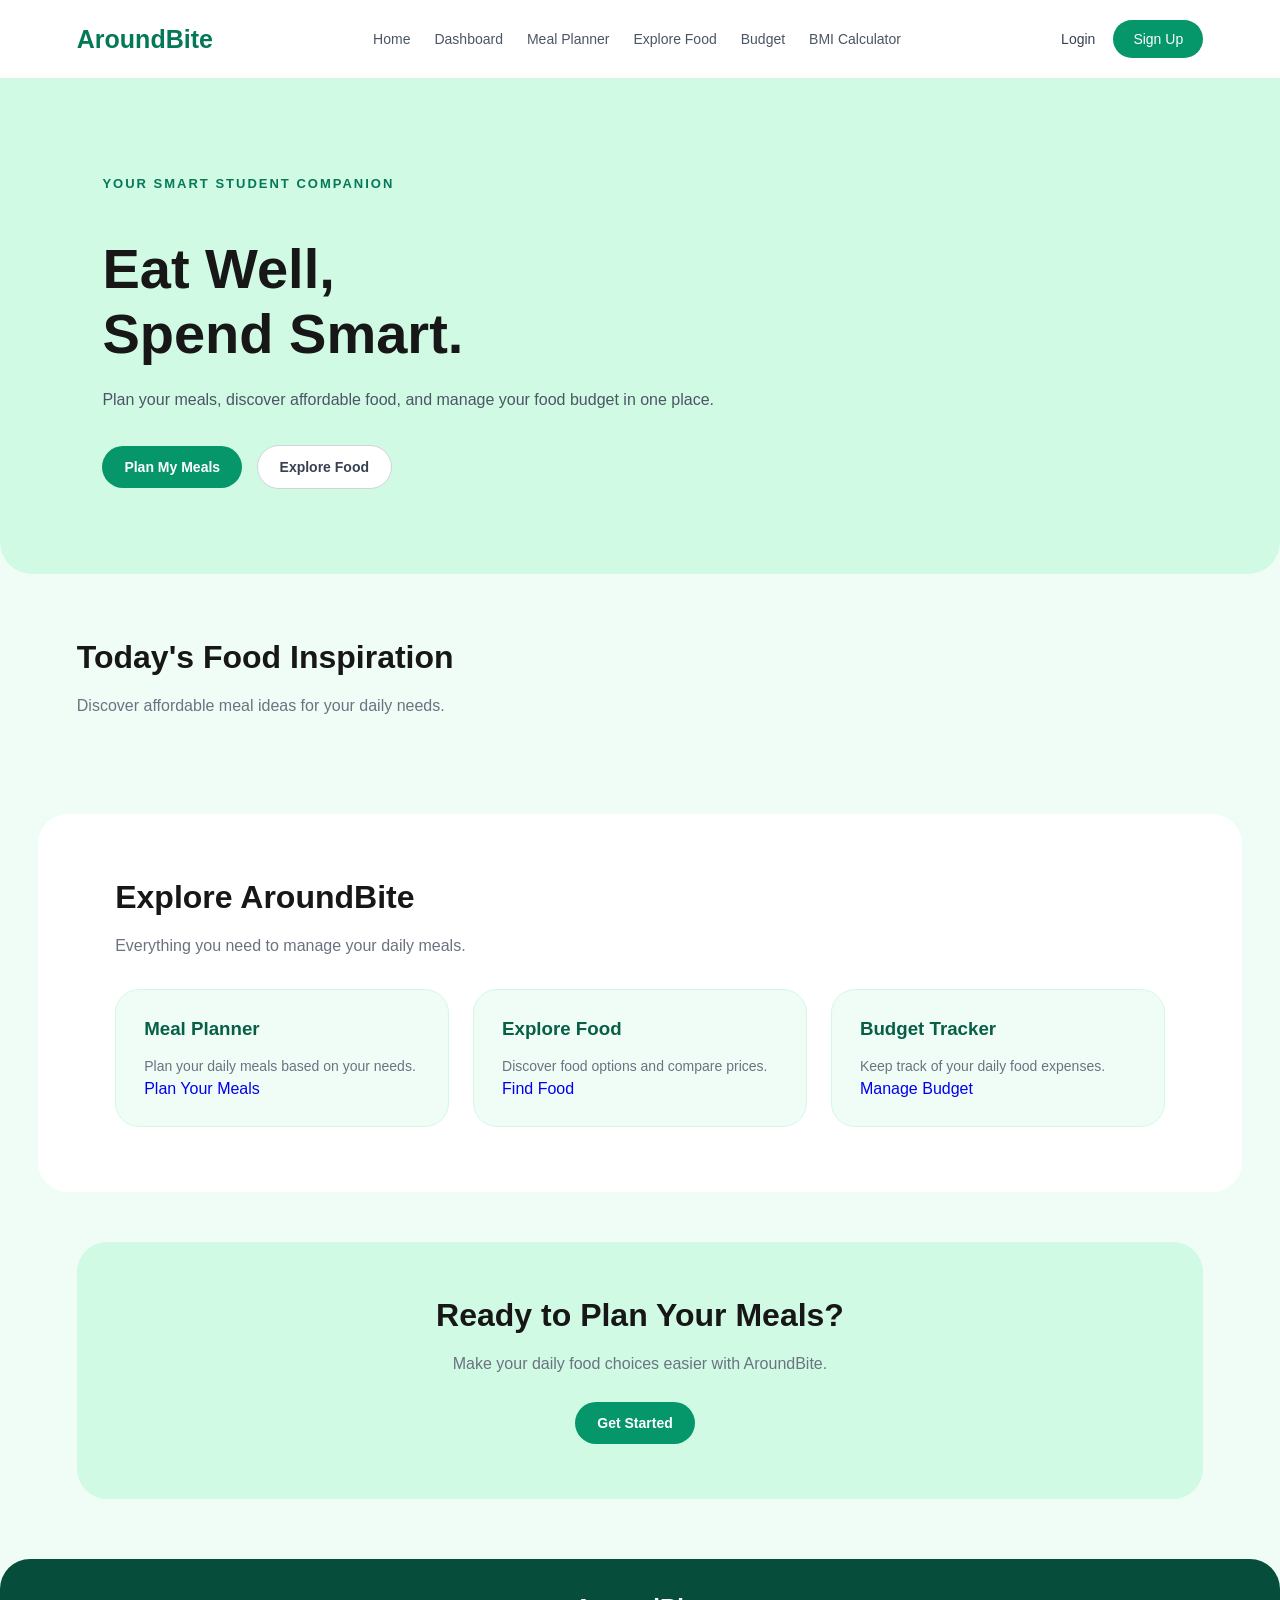
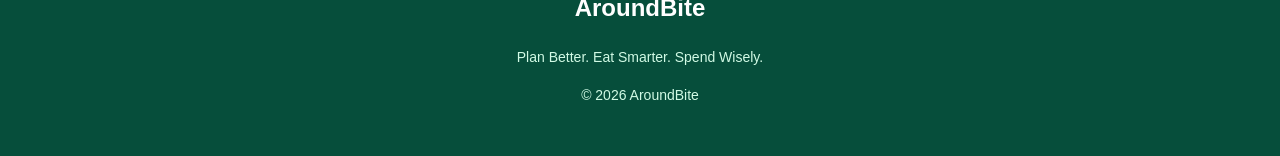
<file: index.html>
<!DOCTYPE html>
<html lang="en">
<head>
    <meta charset="UTF-8">
    <meta name="viewport" content="width=device-width, initial-scale=1.0">
    <title>AroundBite</title>
    <link rel="stylesheet" href="styles/style.css">
</head>

<body>

    <!-- Navbar -->
    <header>
        <nav>
            <a href="index.html" class="logo">AroundBite</a>

            <ul>
                <li><a href="index.html">Home</a></li>
                <li><a href="dashboard.html">Dashboard</a></li>
                <li><a href="mealPlanner.html">Meal Planner</a></li>
                <li><a href="exploreFood.html">Explore Food</a></li>
                <li><a href="budget.html">Budget</a></li>
                <li><a href="bmi.html">BMI Calculator</a></li>

            </ul>

            <div class="nav-account">
                <a href="login.html">Login</a>
                <a href="signup.html" class="signup-button">Sign Up</a>
            </div>
        </nav>
    </header>

    <main>

        <!-- Hero Section -->
        <section class="hero">
            <div class="hero-content">

                <p class="subtitle">YOUR SMART STUDENT COMPANION</p>

                <h1>Eat Well,<br>Spend Smart.</h1>

                <p>
                    Plan your meals, discover affordable food,
                    and manage your food budget in one place.
                </p>

                <a href="dashboard.html" class="primary-button">
                    Plan My Meals
                </a>

                <a href="exploreFood.html" class="secondary-button">
                    Explore Food
                </a>

            </div>
        </section>

        <!-- Food Inspiration -->
        <section class="food-section">

            <h2>Today's Food Inspiration</h2>

            <p>Discover affordable meal ideas for your daily needs.</p>

            <!-- Food menu will be added later -->

        </section>

        <!-- Features Section -->
        <section class="features-section">

            <h2>Explore AroundBite</h2>

            <p>Everything you need to manage your daily meals.</p>

            <div class="features-container">

                <article class="features-card">
                    <h3>Meal Planner</h3>
                    <p>Plan your daily meals based on your needs.</p>
                    <a href="mealPlanner.html">Plan Your Meals</a>
                </article>

                <article class="features-card">
                    <h3>Explore Food</h3>
                    <p>Discover food options and compare prices.</p>
                    <a href="exploreFood.html">Find Food</a>
                </article>

                <article class="features-card">
                    <h3>Budget Tracker</h3>
                    <p>Keep track of your daily food expenses.</p>
                    <a href="budget.html">Manage Budget</a>
                </article>

            </div>

        </section>

        <!-- Call to Action -->
        <section class="cta-section">

            <h2>Ready to Plan Your Meals?</h2>

            <p>Make your daily food choices easier with AroundBite.</p>

            <a href="dashboard.html" class="primary-button">
                Get Started
            </a>

        </section>

    </main>

    <!-- Footer -->
    <footer>

        <h3>AroundBite</h3>

        <p>Plan Better. Eat Smarter. Spend Wisely.</p>

        <p>&copy; 2026 AroundBite</p>

    </footer>

    <script>
        function checkisLogin() {
            const isLogin = localStorage.getItem("login");
        
        }

    </script>

</body>
</html>
</file>
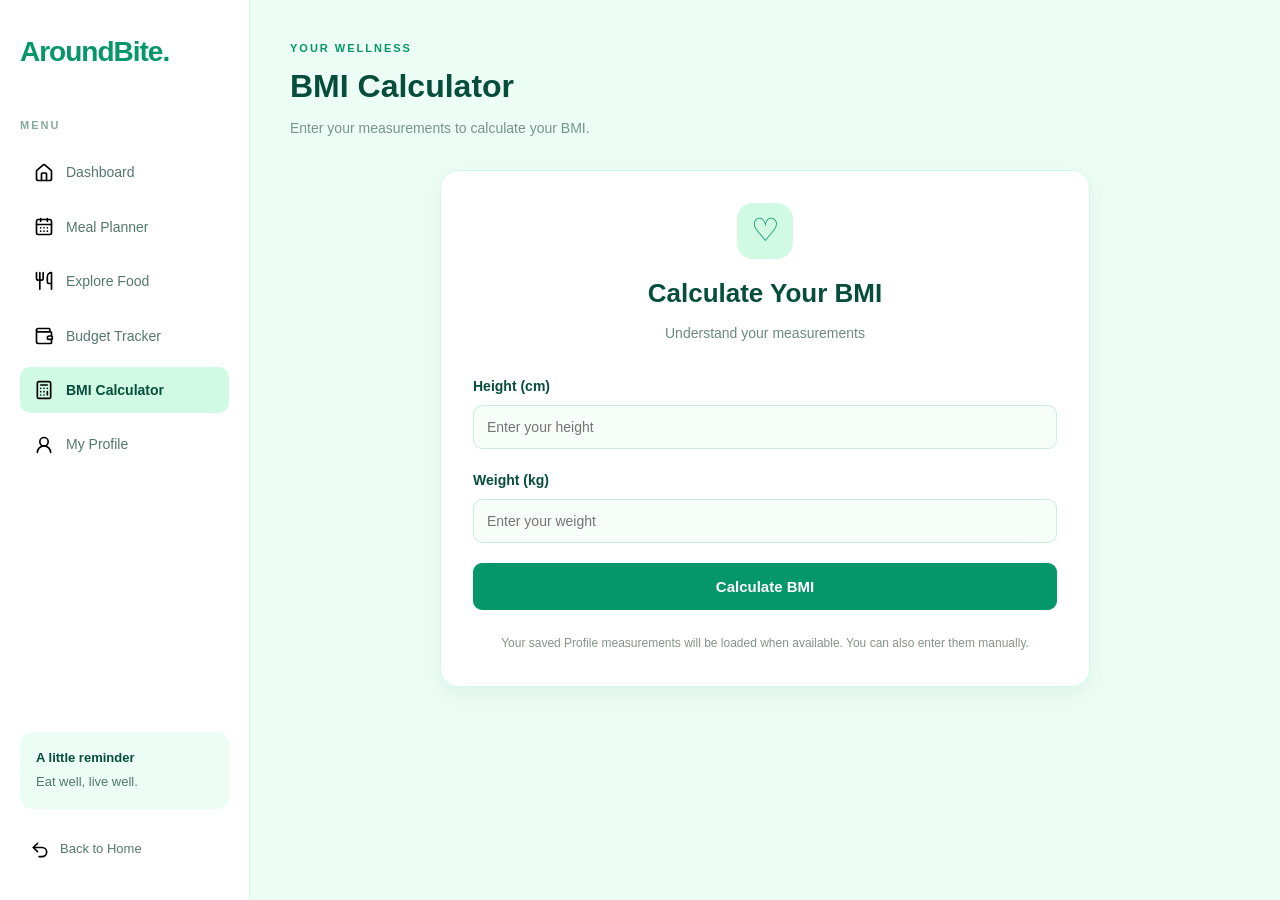
<file: bmi.html>
<!DOCTYPE html>
<html lang="en">
<head>
    <meta charset="UTF-8">
    <meta name="viewport" content="width=device-width, initial-scale=1.0">
    <title>BMI Calculator - AroundBite</title>

    <!-- Reuse the existing dashboard sidebar styles -->
    <link rel="stylesheet" href="styles/budget.css">
    <link rel="stylesheet" href="styles/bmi.css">
</head>
<body>

<div class="dashboard">

    <!-- LEFT SIDEBAR -->
    <aside class="sidebar">
        <a href="index.html" class="logo">AroundBite<span>.</span></a>

        <p class="menu-title">MENU</p>

        <nav class="sidebar-nav">
            <a href="dashboard.html" class="nav-link">
                <img src="assets/images/house.svg" alt="" class="nav-icon">
                <span>Dashboard</span>
            </a>

            <a href="mealPlanner.html" class="nav-link">
                <img src="assets/images/calendar-days.svg" alt="" class="nav-icon">
                <span>Meal Planner</span>
            </a>

            <a href="exploreFood.html" class="nav-link">
                <img src="assets/images/utensils.svg" alt="" class="nav-icon">
                <span>Explore Food</span>
            </a>

            <a href="budget.html" class="nav-link">
                <img src="assets/images/wallet.svg" alt="" class="nav-icon">
                <span>Budget Tracker</span>
            </a>

             <a href="bmi.html" class="nav-link active" aria-current="page">
                <img src="assets/images/calculator.svg" alt="" class="nav-icon">
                <span>BMI Calculator</span>
            </a>
            
            <a href="profile.html" class="nav-link">
                <img src="assets/images/user-round.svg" alt="" class="nav-icon">
                <span>My Profile</span>
            </a>

        </nav>

        <div class="sidebar-bottom">
            <div class="sidebar-note">
                <p class="note-title">A little reminder</p>
                <p>Eat well, live well.</p>
            </div>

            <a href="index.html" class="back-link">
                <img src="assets/images/undo-2.svg" alt="" class="nav-icon">
                <span>Back to Home</span>
            </a>
        </div>
    </aside>

    <!-- RIGHT CONTENT -->
    <main class="main-content">

        <header class="page-header">
            <div>
                <p class="eyebrow">YOUR WELLNESS</p>
                <h1>BMI Calculator</h1>
                <p class="description">
                    Enter your measurements to calculate your BMI.
                </p>
            </div>
        </header>

        <section class="bmi-container">
            <div class="bmi-card">

                <div class="bmi-header">
                    <div class="bmi-icon">♡</div>
                    <h2>Calculate Your BMI</h2>
                    <p>Understand your measurements</p>
                </div>

                <form id="bmi-form">
                    <div class="form-group">
                        <label for="height">Height (cm)</label>
                        <input
                            type="number"
                            id="height"
                            placeholder="Enter your height"
                            min="1"
                            step="any"
                            required
                        >
                    </div>

                    <div class="form-group">
                        <label for="weight">Weight (kg)</label>
                        <input
                            type="number"
                            id="weight"
                            placeholder="Enter your weight"
                            min="1"
                            step="any"
                            required
                        >
                    </div>

                    <button type="submit" class="calculate-button">
                        Calculate BMI
                    </button>
                </form>

                <div id="bmi-result" class="result hidden" aria-live="polite">
                    <p class="result-label">Your BMI result</p>
                    <h2 id="bmi-value">--</h2>
                    <p id="bmi-message"></p>
                    <p class="result-note">
                        BMI is a screening tool and does not determine
                        your overall health.
                    </p>
                </div>

                <p id="bmi-error" class="error-message hidden" role="alert"></p>

                <p class="privacy-note">
                    Your saved Profile measurements will be loaded
                    when available. You can also enter them manually.
                </p>

            </div>
        </section>

      

    </main>
</div>

<script src="scripts/bmi.js"></script>
</body>
</html>
</file>
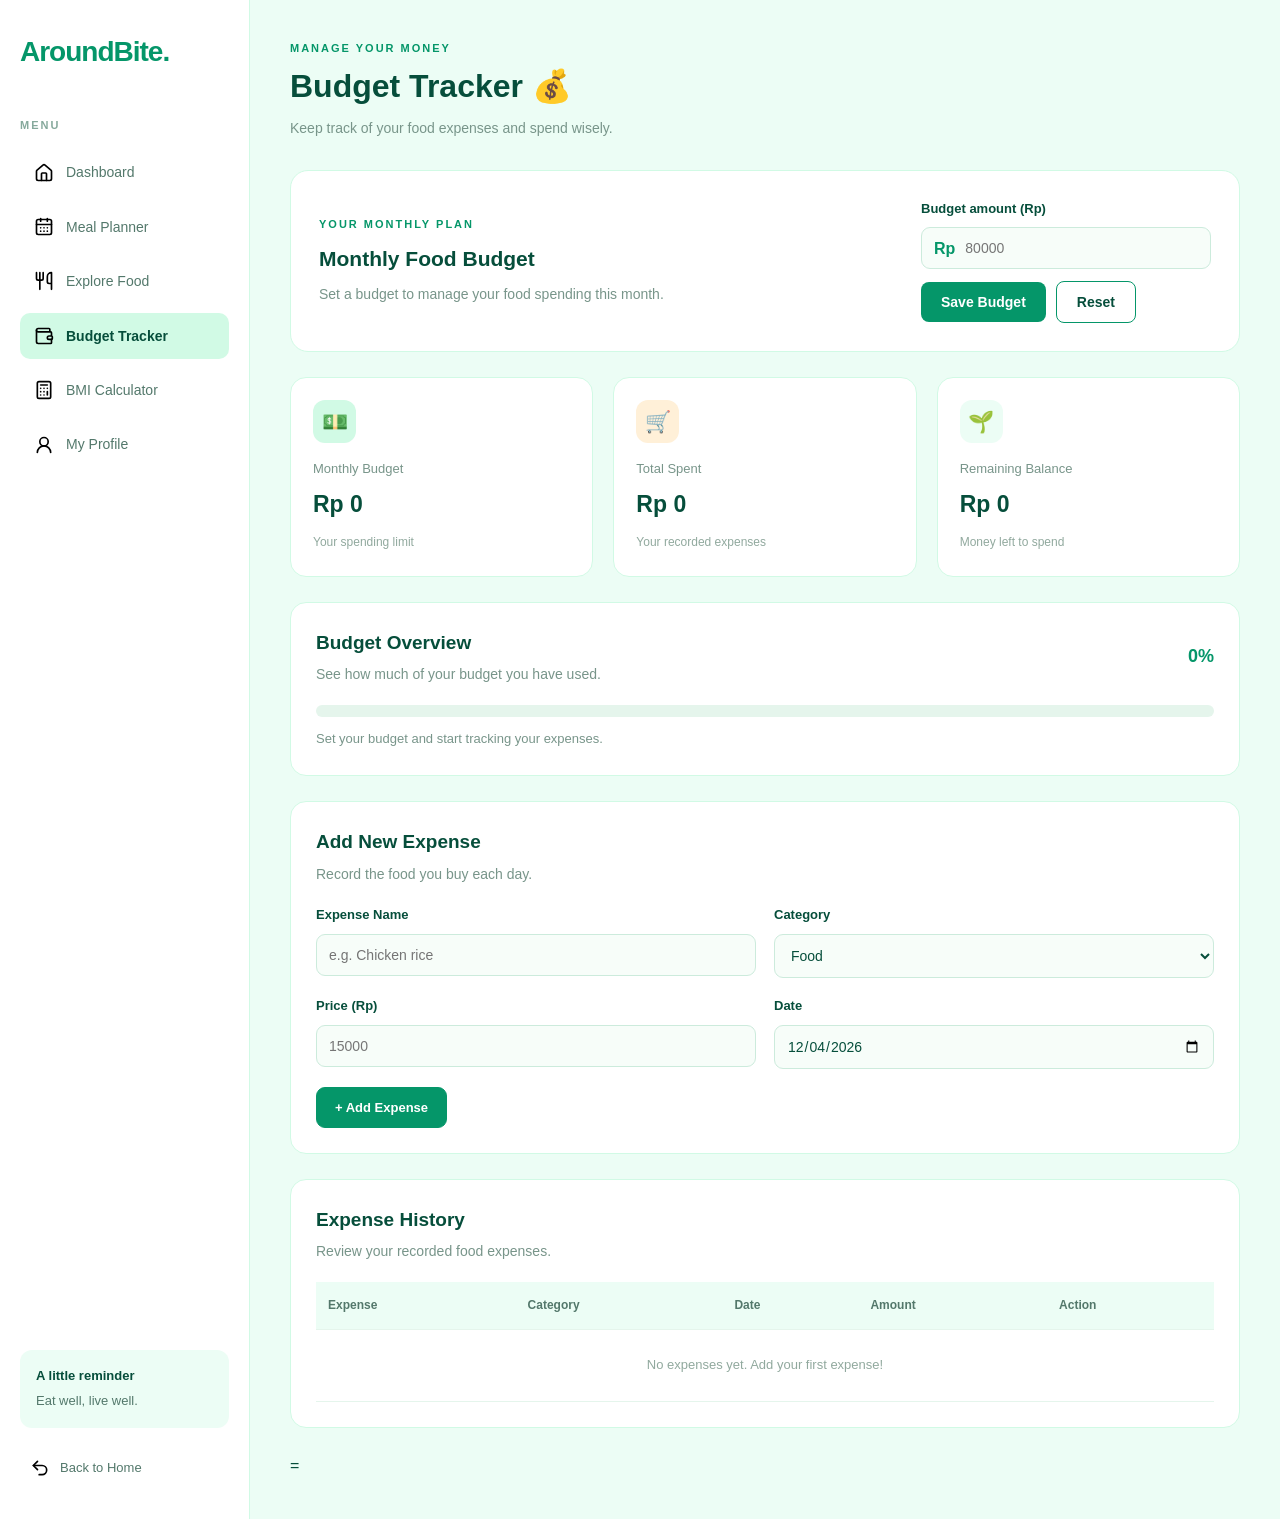
<file: budget.html>
<!DOCTYPE html>
<html lang="en">
<head>
    <meta charset="UTF-8">
    <meta name="viewport" content="width=device-width, initial-scale=1.0">
    <title>AroundBite - Budget Tracker</title>
    <link rel="stylesheet" href="styles/budget.css">

    <style>
        .budget-buttons {
            display: flex;
            gap: 10px;
            margin-top: 12px;
        }

        .budget-buttons button {
            padding: 12px 20px;
            border-radius: 8px;
            font-size: 14px;
            font-weight: bold;
            cursor: pointer;
        }

        .budget-buttons .primary-button {
            border: none;
        }

        .reset-button {
            background: white;
            color: #064e3b;
            border: 1px solid #059669;
        }

        .reset-button:hover {
            background: #d1fae5;
        }

        .reset-button:active,
        .primary-button:active {
            transform: scale(0.98);
        }

        .budget-input {
            display: flex;
            align-items: center;
            gap: 10px;
        }

        .budget-input input {
            flex: 1;
            min-width: 0;
        }

        @media (max-width: 480px) {
            .budget-buttons {
                flex-wrap: wrap;
            }
        }
    </style>
</head>

<body>
<div class="dashboard">

    <aside class="sidebar">
        <a href="index.html" class="logo">AroundBite<span>.</span></a>
        <p class="menu-title">MENU</p>

        <nav class="sidebar-nav">
            <a href="dashboard.html" class="nav-link">
                <img src="assets/images/house.svg" alt="" class="nav-icon">
                <span>Dashboard</span>
            </a>
            <a href="mealPlanner.html" class="nav-link">
                <img src="assets/images/calendar-days.svg" alt="" class="nav-icon">
                <span>Meal Planner</span>
            </a>
            <a href="exploreFood.html" class="nav-link">
                <img src="assets/images/utensils.svg" alt="" class="nav-icon">
                <span>Explore Food</span>
            </a>
            <a href="budget.html" class="nav-link active">
                <img src="assets/images/wallet.svg" alt="" class="nav-icon">
                <span>Budget Tracker</span>
            </a>

             <a href="bmi.html" class="nav-link" aria-current="page">
                <img src="assets/images/calculator.svg" alt="" class="nav-icon">
                <span>BMI Calculator</span>
            </a>

            <a href="profile.html" class="nav-link">
                <img src="assets/images/user-round.svg" alt="" class="nav-icon">
                <span>My Profile</span>
            </a>

        </nav>

        <div class="sidebar-bottom">
            <div class="sidebar-note">
                <p class="note-title">A little reminder</p>
                <p>Eat well, live well.</p>
            </div>
            <a href="index.html" class="back-link">
                <img src="assets/images/undo-2.svg" alt="" class="nav-icon">
                <span>Back to Home</span>
            </a>
        </div>
    </aside>

    <main class="main-content">

        <header class="page-header">
            <div>
                <p class="eyebrow">MANAGE YOUR MONEY</p>
                <h1>Budget Tracker 💰</h1>
                <p class="description">
                    Keep track of your food expenses and spend wisely.
                </p>
            </div>
        </header>

        <section class="budget-setup">
            <div>
                <p class="eyebrow">YOUR MONTHLY PLAN</p>
                <h2>Monthly Food Budget</h2>
                <p class="description">
                    Set a budget to manage your food spending this month.
                </p>
            </div>

            <form id="budget-form">
                <label for="monthly-budget">Budget amount (Rp)</label>

                <div class="budget-input">
                    <span>Rp</span>
                    <input type="number" id="monthly-budget"
                        placeholder="80000" min="1" required>
                </div>

                <div class="budget-buttons">
                    <button type="submit" class="primary-button">
                        Save Budget
                    </button>
                    <button type="button" id="reset-budget"
                        class="reset-button">
                        Reset
                    </button>
                </div>
            </form>
        </section>

        <section class="summary-grid">
            <article class="summary-card">
                <div class="summary-icon green">💵</div>
                <p>Monthly Budget</p>
                <h2 id="budget-total">Rp 0</h2>
                <span>Your spending limit</span>
            </article>

            <article class="summary-card">
                <div class="summary-icon orange">🛒</div>
                <p>Total Spent</p>
                <h2 id="total-spent">Rp 0</h2>
                <span>Your recorded expenses</span>
            </article>

            <article class="summary-card">
                <div class="summary-icon light-green">🌱</div>
                <p>Remaining Balance</p>
                <h2 id="remaining-balance">Rp 0</h2>
                <span id="balance-message">Money left to spend</span>
            </article>
        </section>

        <section class="content-card">
            <div class="section-heading">
                <div>
                    <h2>Budget Overview</h2>
                    <p class="description">
                        See how much of your budget you have used.
                    </p>
                </div>
                <span id="budget-percentage">0%</span>
            </div>

            <div class="progress-track">
                <div id="budget-progress" class="progress-fill"></div>
            </div>

            <p id="progress-message" class="progress-message">
                Set your budget and start tracking your expenses.
            </p>
        </section>

        <section class="content-card">
            <div class="section-heading">
                <div>
                    <h2>Add New Expense</h2>
                    <p class="description">Record the food you buy each day.</p>
                </div>
            </div>

            <form id="expense-form" class="expense-form">
                <div class="form-group">
                    <label for="expense-name">Expense Name</label>
                    <input type="text" id="expense-name"
                        placeholder="e.g. Chicken rice" required>
                </div>

                <div class="form-group">
                    <label for="expense-category">Category</label>
                    <select id="expense-category" required>
                        <option value="Food">Food</option>
                        <option value="Drinks">Drinks</option>
                        <option value="Snacks">Snacks</option>
                        <option value="Other">Other</option>
                    </select>
                </div>

                <div class="form-group">
                    <label for="expense-amount">Price (Rp)</label>
                    <input type="number" id="expense-amount"
                        placeholder="15000" min="1" required>
                </div>

                <div class="form-group">
                    <label for="expense-date">Date</label>
                    <input type="date" id="expense-date" required>
                </div>

                <button type="submit" class="primary-button add-button">
                    + Add Expense
                </button>
            </form>
        </section>

        <section class="content-card">
            <div class="section-heading">
                <div>
                    <h2>Expense History</h2>
                    <p class="description">Review your recorded food expenses.</p>
                </div>
            </div>

            <div class="table-wrapper">
                <table>
                    <thead>
                        <tr>
                            <th>Expense</th>
                            <th>Category</th>
                            <th>Date</th>
                            <th>Amount</th>
                            <th>Action</th>
                        </tr>
                    </thead>
                    <tbody id="expense-list"></tbody>
                </table>
            </div>
        </section>
=

    </main>
</div>

<script>
    const budgetForm = document.getElementById("budget-form");
    const budgetInput = document.getElementById("monthly-budget");
    const resetButton = document.getElementById("reset-budget");
    const expenseForm = document.getElementById("expense-form");
    const expenseList = document.getElementById("expense-list");

    let monthlyBudget =
        Number(localStorage.getItem("aroundbite-budget")) || 0;

    let expenses = JSON.parse(
        localStorage.getItem("aroundbite-expenses") || "[]"
    );

    // CONTOH KODE UNTUK HALAMAN USER (Meal Planner / Dashboard)

// 1. Saat form budget di-submit oleh user:
const plannerForm = document.getElementById("planner-form");
const weeklyBudgetInput = document.getElementById("weekly-budget");

if (plannerForm) {
    plannerForm.addEventListener("submit", function (e) {
        e.preventDefault();
        const budgetValue = Number(weeklyBudgetInput.value);
        
        // Simpan ke localStorage agar bisa diakses lintas halaman
        localStorage.setItem("aroundbite_weekly_budget", budgetValue);
        
        // (Opsional) Jika kamu ingin seller atau halaman lain tahu sisa budget / total plan
        alert("Budget mingguan berhasil disimpan dan disinkronkan!");
    });
}

// 2. Saat halaman dimuat, otomatis ambil data budget yang tersimpan (jika ada)
window.addEventListener("DOMContentLoaded", () => {
    const savedBudget = localStorage.getItem("aroundbite_weekly_budget");
    if (savedBudget && weeklyBudgetInput) {
        weeklyBudgetInput.value = savedBudget;
    }
});

    function formatRupiah(amount) {
        return "Rp " + amount.toLocaleString("id-ID");
    }

    function updateBudget() {
        const totalSpent = expenses.reduce(function(total, expense) {
            return total + Number(expense.amount);
        }, 0);

        const remaining = monthlyBudget - totalSpent;
        const percentage = monthlyBudget > 0
            ? (totalSpent / monthlyBudget) * 100
            : 0;

        document.getElementById("budget-total").textContent =
            formatRupiah(monthlyBudget);

        document.getElementById("total-spent").textContent =
            formatRupiah(totalSpent);

        document.getElementById("remaining-balance").textContent =
            formatRupiah(remaining);

        document.getElementById("balance-message").textContent =
            remaining < 0 ? "You are over budget!" : "Money left to spend";

        document.getElementById("budget-percentage").textContent =
            Math.round(percentage) + "%";

        document.getElementById("budget-progress").style.width =
            Math.min(percentage, 100) + "%";

        document.getElementById("progress-message").textContent =
            monthlyBudget === 0
                ? "Set your budget and start tracking your expenses."
                : percentage > 100
                    ? "You have exceeded your monthly budget."
                    : "You have used " + Math.round(percentage) +
                      "% of your monthly budget.";

        localStorage.setItem("aroundbite-budget", monthlyBudget);
        localStorage.setItem(
            "aroundbite-expenses", JSON.stringify(expenses)
        );

        renderExpenses();
    }

    function renderExpenses() {
        expenseList.innerHTML = "";

        if (expenses.length === 0) {
            expenseList.innerHTML =
                '<tr><td colspan="5" class="empty-message">' +
                'No expenses yet. Add your first expense!</td></tr>';
            return;
        }

        expenses.forEach(function(expense) {
            const row = document.createElement("tr");

            [expense.name, expense.category, expense.date].forEach(
                function(value) {
                    const cell = document.createElement("td");
                    cell.textContent = value;
                    row.appendChild(cell);
                }
            );

            const amountCell = document.createElement("td");
            amountCell.textContent = formatRupiah(Number(expense.amount));
            row.appendChild(amountCell);

            const actionCell = document.createElement("td");
            const deleteButton = document.createElement("button");

            deleteButton.type = "button";
            deleteButton.textContent = "Delete";
            deleteButton.className = "delete-button";

            deleteButton.addEventListener("click", function() {
                expenses = expenses.filter(function(item) {
                    return item.id !== expense.id;
                });
                updateBudget();
            });

            actionCell.appendChild(deleteButton);
            row.appendChild(actionCell);
            expenseList.appendChild(row);
        });
    }

    budgetForm.addEventListener("submit", function(event) {
        event.preventDefault();

        const value = Number(budgetInput.value);

        if (!Number.isFinite(value) || value <= 0) {
            alert("Please enter a valid budget.");
            return;
        }

        monthlyBudget = value;
        updateBudget();
    });

    resetButton.addEventListener("click", function() {
        monthlyBudget = 0;
        budgetInput.value = "";
        updateBudget();
    });

    expenseForm.addEventListener("submit", function(event) {
        event.preventDefault();

        const name = document.getElementById("expense-name").value.trim();
        const category = document.getElementById("expense-category").value;
        const amount = Number(
            document.getElementById("expense-amount").value
        );
        const date = document.getElementById("expense-date").value;

        if (!name || !date || !Number.isFinite(amount) || amount <= 0) {
            alert("Please complete all fields correctly.");
            return;
        }

        expenses.unshift({
            id: Date.now() + Math.random(),
            name: name,
            category: category,
            amount: amount,
            date: date
        });

        updateBudget();
        expenseForm.reset();
        setTodayDate();
    });

    function setTodayDate() {
        const today = new Date();
        const localDate = new Date(
            today.getTime() - today.getTimezoneOffset() * 60000
        ).toISOString().slice(0, 10);

        document.getElementById("expense-date").value = localDate;
    }

    budgetInput.value = monthlyBudget || "";
    setTodayDate();
    updateBudget();
</script>
</body>
</html>
</file>
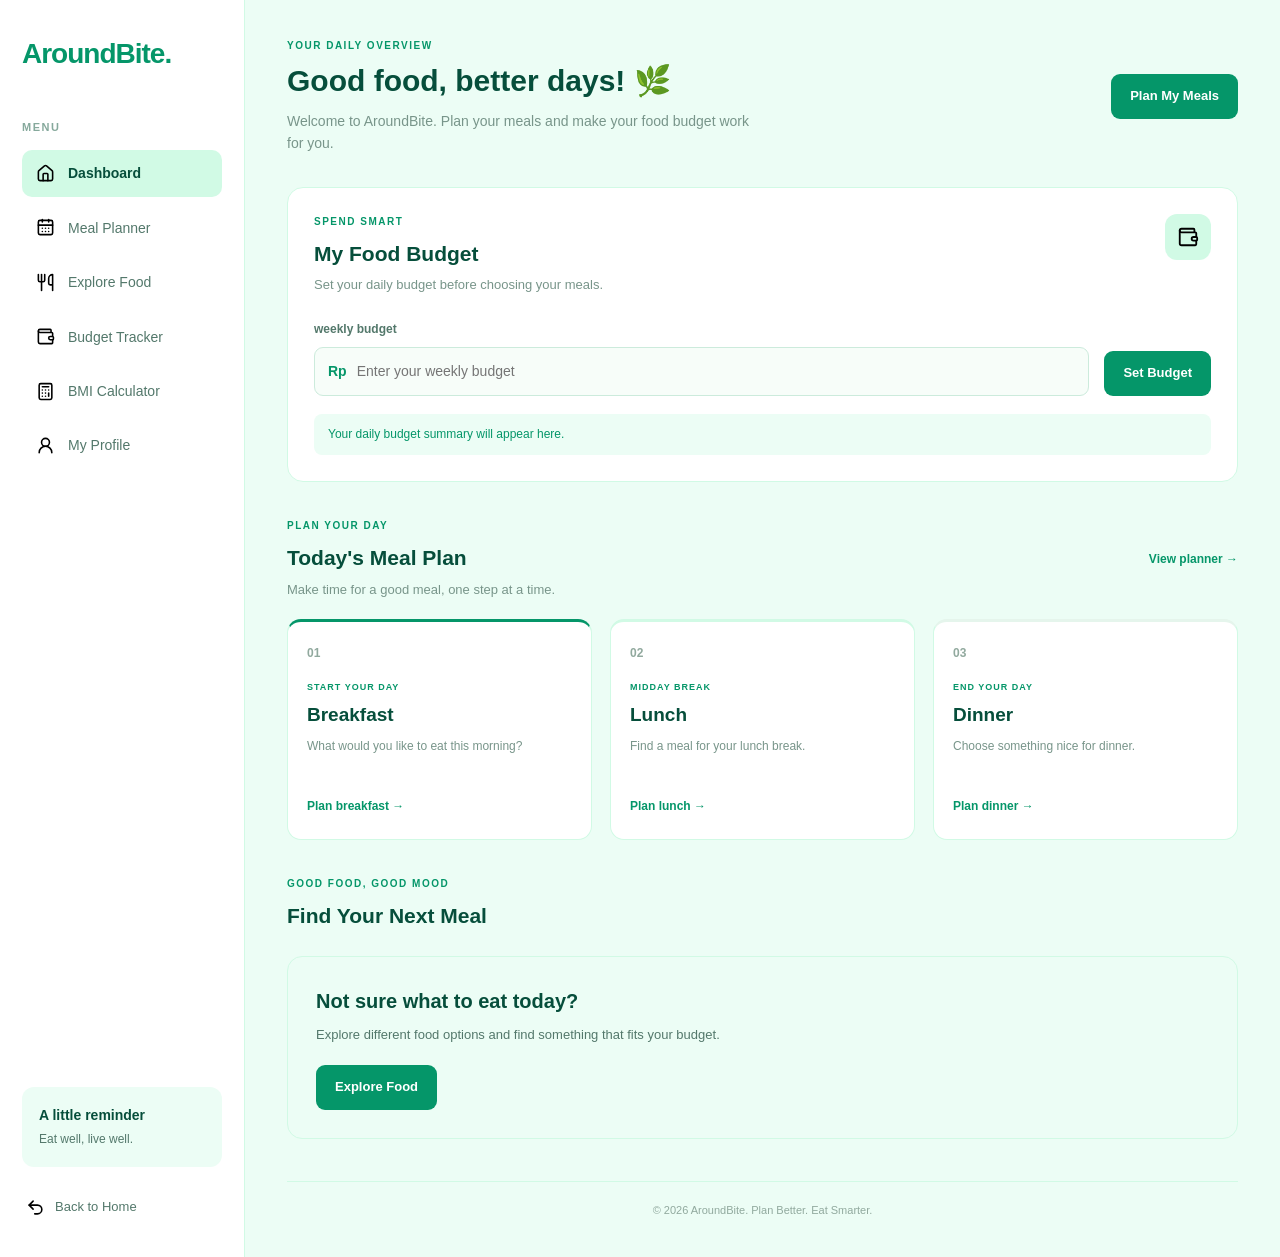
<file: dashboard.html>
<!DOCTYPE html>
<html lang="en">
<head>
    <meta charset="UTF-8">
    <meta name="viewport" content="width=device-width, initial-scale=1.0">
    <title>AroundBite - Dashboard</title>
    <link rel="stylesheet" href="styles/dashboard.css">
</head>
<body>

    <div class="dashboard">

        <!-- Sidebar -->
        <aside class="sidebar">
            <a href="index.html" class="logo">AroundBite<span>.</span></a>

            <p class="menu-title">MENU</p>

            <nav class="sidebar-nav">
                <a href="dashboard.html" class="nav-link active">
                    <img src="assets/images/house.svg" alt="" class="nav-icon">
                    <span>Dashboard</span>
                </a>

                <a href="mealPlanner.html" class="nav-link">
                    <img src="assets/images/calendar-days.svg" alt="" class="nav-icon">
                    <span>Meal Planner</span>
                </a>

                <a href="exploreFood.html" class="nav-link">
                    <img src="assets/images/utensils.svg" alt="" class="nav-icon">
                    <span>Explore Food</span>
                </a>

                <a href="budget.html" class="nav-link">
                    <img src="assets/images/wallet.svg" alt="" class="nav-icon">
                    <span>Budget Tracker</span>
                </a>

                 <a href="bmi.html" class="nav-link" aria-current="page">
                <img src="assets/images/calculator.svg" alt="" class="nav-icon">
                <span>BMI Calculator</span>
            </a>

                <a href="profile.html" class="nav-link">
                    <img src="assets/images/user-round.svg" alt="" class="nav-icon">
                    <span>My Profile</span>
                </a>
                
            </nav>

            <div class="sidebar-bottom">
                <div class="sidebar-note">
                    <p class="note-title">A little reminder</p>
                    <p>Eat well, live well.</p>
                </div>

                <a href="index.html" class="back-link">
                    <img src="assets/images/undo-2.svg" alt="" class="nav-icon">
                    <span>Back to Home</span>
                </a>
            </div>
        </aside>

        <!-- Main Content -->
        <main class="main-content">

            <!-- Welcome -->
            <header class="welcome">
                <div class="welcome-text">
                    <p class="eyebrow">YOUR DAILY OVERVIEW</p>
                    <h1>Good food, better days! 🌿</h1>
                    <p>
                        Welcome to AroundBite. Plan your meals
                        and make your food budget work for you.
                    </p>
                </div>

                <a href="mealPlanner.html" class="primary-button">
                    Plan My Meals
                </a>
            </header>

            <!-- Daily Budget -->
            <section class="budget-card">
                <div class="budget-header">
                    <div>
                        <p class="eyebrow">SPEND SMART</p>
                        <h2>My Food Budget</h2>
                        <p class="section-description">
                            Set your daily budget before choosing your meals.
                        </p>
                    </div>

                    <div class="budget-icon">
                        <img src="assets/images/wallet.svg" alt="">
                    </div>
                </div>

                <form id="budget-form" class="budget-form">
                    <div class="input-group">
                        <label for="daily-budget">weekly budget</label>

                        <div class="budget-input">
                            <span>Rp</span>
                            <input
                                type="number"
                                id="daily-budget"
                                placeholder="Enter your weekly budget"
                                min="10000"
                                step="1"
                                required
                            >
                        </div>
                    </div>

                    <button type="submit" class="primary-button">
                        Set Budget
                    </button>
                </form>

                <p id="budget-result" class="budget-result" aria-live="polite">
                    Your daily budget summary will appear here.
                </p>
            </section>

            <!-- Meal Plan -->
            <section class="content-section">
                <div class="section-heading">
                    <div>
                        <p class="eyebrow">PLAN YOUR DAY</p>
                        <h2>Today's Meal Plan</h2>
                        <p class="section-description">
                            Make time for a good meal, one step at a time.
                        </p>
                    </div>

                    <a href="mealPlanner.html" class="text-link">
                        View planner →
                    </a>
                </div>

                <div class="meal-container">

                    <article class="meal-card breakfast">
                        <p class="meal-number">01</p>
                        <p class="meal-time">START YOUR DAY</p>
                        <h3>Breakfast</h3>
                        <p>What would you like to eat this morning?</p>
                        <a href="mealPlanner.html" class="meal-link">
                            Plan breakfast →
                        </a>
                    </article>

                    <article class="meal-card lunch">
                        <p class="meal-number">02</p>
                        <p class="meal-time">MIDDAY BREAK</p>
                        <h3>Lunch</h3>
                        <p>Find a meal for your lunch break.</p>
                        <a href="mealPlanner.html" class="meal-link">
                            Plan lunch →
                        </a>
                    </article>

                    <article class="meal-card dinner">
                        <p class="meal-number">03</p>
                        <p class="meal-time">END YOUR DAY</p>
                        <h3>Dinner</h3>
                        <p>Choose something nice for dinner.</p>
                        <a href="mealPlanner.html" class="meal-link">
                            Plan dinner →
                        </a>
                    </article>

                </div>
            </section>

            <!-- Explore Food -->
            <section class="content-section">
                <div class="section-heading">
                    <div>
                        <p class="eyebrow">GOOD FOOD, GOOD MOOD</p>
                        <h2>Find Your Next Meal</h2>
                    </div>
                </div>

                <div class="food-card">
                    <div class="food-card-text">
                        <h3>Not sure what to eat today?</h3>
                        <p>
                            Explore different food options and find
                            something that fits your budget.
                        </p>

                        <a href="exploreFood.html" class="primary-button">
                            Explore Food
                        </a>
                    </div>
                </div>
            </section>

            <footer>
                <p>© 2026 AroundBite. Plan Better. Eat Smarter.</p>
            </footer>

        </main>
    </div>

    <!-- Budget Interaction -->
    <script>
        const budgetForm = document.getElementById("budget-form");
        const budgetInput = document.getElementById("daily-budget");
        const budgetResult = document.getElementById("budget-result");

        budgetForm.addEventListener("submit", function(event) {
            event.preventDefault();

            const budget = Number(budgetInput.value);

            if (budget <= 0 || !Number.isFinite(budget)) {
                budgetResult.textContent =
                    "Please enter a valid budget greater than zero.";
                return;
            }

            const formattedBudget = budget.toLocaleString("id-ID");

            budgetResult.textContent =
                "Your daily food budget is Rp " + formattedBudget + ".";
        });

        function saveWeeklyBudget() {
            return;
        }
    </script>

</body>
</html>
</file>
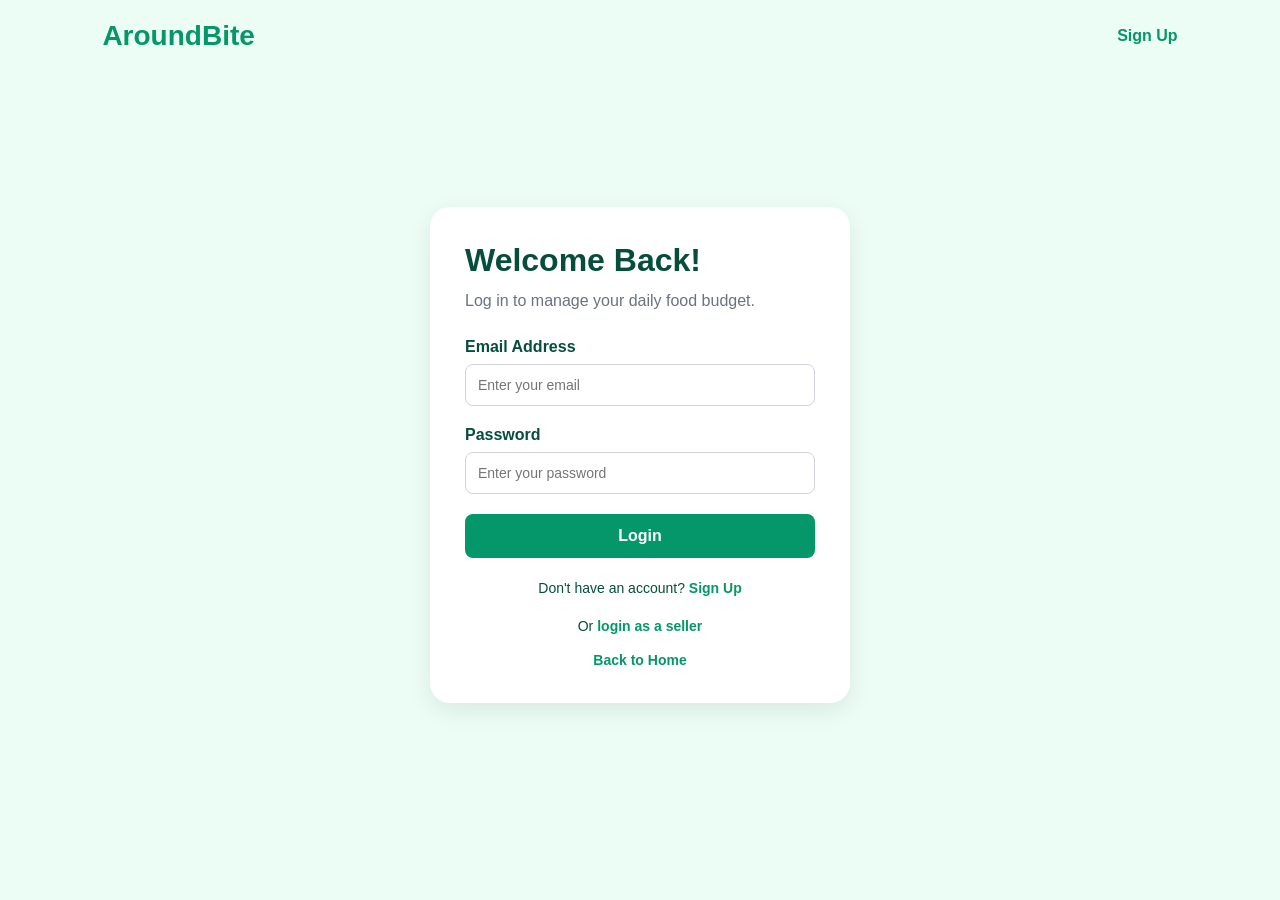
<file: login.html>
<!DOCTYPE html>
<html lang="en">
<head>
    <meta charset="UTF-8">
    <meta name="viewport" content="width=device-width, initial-scale=1.0">
    <title>Login - Bite It</title>
    <link rel="stylesheet" href="styles/login.css">
</head>
<body>

    <header>
        <a href="index.html" class="logo">AroundBite</a>
        <a href="signup.html" class="nav-link">Sign Up</a>
    </header>

    <main class="login-container">
        <div class="login-card">
            <h1>Welcome Back!</h1>
            <p class="subtitle">Log in to manage your daily food budget.</p>

            <form action="index.html" method="get">
                <label for="email">Email Address</label>
                <input type="email" id="email" name="email"
                       placeholder="Enter your email" required>

                <label for="password">Password</label>
                <input type="password" id="password" name="password"
                       placeholder="Enter your password" required>

                <button type="submit">Login</button>
            </form>

            <p class="switch-page">
                Don't have an account?
                <a href="signup.html">Sign Up</a>
            </p>
             <p class="switch-page">
                Or
                <a href="sellerPage.html">login as a seller</a>
            </p>

            <a href="index.html" class="back-link">Back to Home</a>
        </div>
    </main>

</body>
</html>
</file>
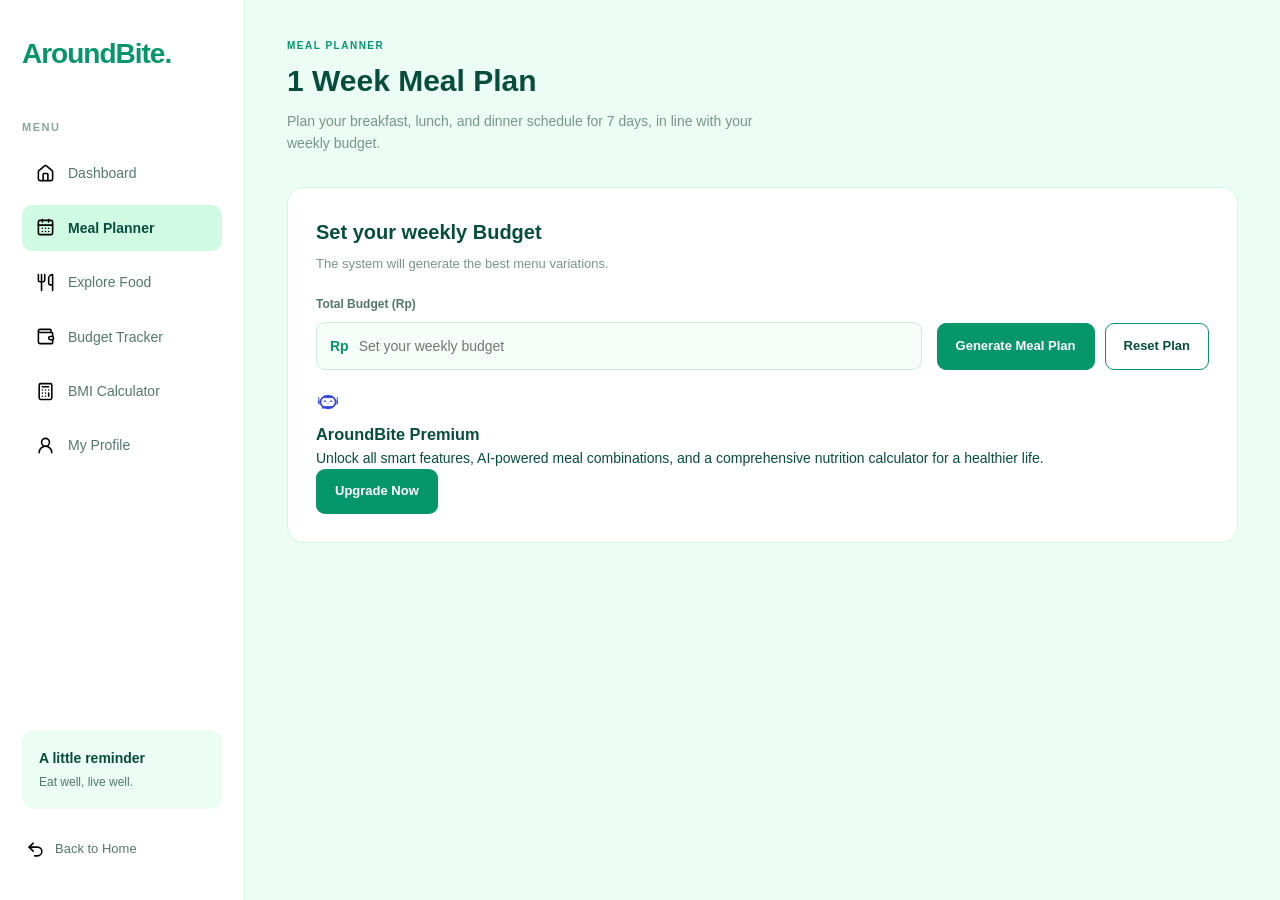
<file: mealPlanner.html>
<!doctype html>
<html lang="en">
  <head>
    <meta charset="UTF-8" />
    <meta name="viewport" content="width=device-width, initial-scale=1.0" />
    <title>AroundBite - Meal Planner</title>
    <link rel="stylesheet" href="styles/dashboard.css" />
    <link rel="stylesheet" href="styles/mealPlanner.css" />
  </head>
  <body>
    <div class="dashboard">
      <!-- Sidebar -->
      <aside class="sidebar">
        <a href="index.html" class="logo">AroundBite<span>.</span></a>

        <p class="menu-title">MENU</p>

        <nav class="sidebar-nav">
          <a href="dashboard.html" class="nav-link">
            <img src="assets/images/house.svg" alt="" class="nav-icon" />
            <span>Dashboard</span>
          </a>

          <a href="mealPlanner.html" class="nav-link active">
            <img
              src="assets/images/calendar-days.svg"
              alt=""
              class="nav-icon"
            />
            <span>Meal Planner</span>
          </a>

          <a href="exploreFood.html" class="nav-link">
            <img src="assets/images/utensils.svg" alt="" class="nav-icon" />
            <span>Explore Food</span>
          </a>

          <a href="budget.html" class="nav-link">
            <img src="assets/images/wallet.svg" alt="" class="nav-icon" />
            <span>Budget Tracker</span>
          </a>

          <a href="bmi.html" class="nav-link" aria-current="page">
            <img src="assets/images/calculator.svg" alt="" class="nav-icon" />
            <span>BMI Calculator</span>
          </a>

          <a href="profile.html" class="nav-link">
            <img src="assets/images/user-round.svg" alt="" class="nav-icon" />
            <span>My Profile</span>
          </a>
        </nav>

        <div class="sidebar-bottom">
          <div class="sidebar-note">
            <p class="note-title">A little reminder</p>
            <p>Eat well, live well.</p>
          </div>

          <a href="index.html" class="back-link">
            <img src="assets/images/undo-2.svg" alt="" class="nav-icon" />
            <span>Back to Home</span>
          </a>
        </div>
      </aside>

      <!-- Main Content -->
      <main class="main-content">
        <div class="welcome">
          <div class="welcome-text">
            <p class="eyebrow">MEAL PLANNER</p>
            <h1>1 Week Meal Plan</h1>
            <p>
              Plan your breakfast, lunch, and dinner schedule for 7 days, in
              line with your weekly budget.
            </p>
          </div>
        </div>

        <!-- Budget Generator Card -->
        <div class="planner-card">
          <h2>Set your weekly Budget</h2>
          <p class="section-description">
            The system will generate the best menu variations.
          </p>

          <form id="planner-form" class="planner-form">
            <div class="input-group">
              <label for="weekly-budget">Total Budget (Rp)</label>
              <div class="budget-input">
                <span>Rp</span>
                <input
                  type="number"
                  id="weekly-budget"
                  placeholder="Set your weekly budget"
                  min="10000"
                  required
                />
              </div>
            </div>
            <div class="planner-buttons">
              <button type="submit" class="primary-button">
                Generate Meal Plan
              </button>

              <button type="button" id="reset-plan" class="reset-button">
                Reset Plan
              </button>
            </div>
          </form>

          <!-- Banner Upgrade Premium -->
          <div class="ai-health-banner">
            <div class="banner-content">
              <div class="banner-icon">
                <img
                  src="assets/images/aiAssistanceIcon.jpg"
                  alt="Premium Icon"
                  style="width: 24px; height: 24px"
                />
              </div>
              <div>
                <h3>AroundBite Premium</h3>
                <p>
                  Unlock all smart features, AI-powered meal combinations, and a
                  comprehensive nutrition calculator for a healthier life.
                </p>
              </div>
            </div>
            <button
              type="button"
              id="open-premium-modal-btn"
              class="primary-button"
            >
              Upgrade Now
            </button>
          </div>

          <!-- Modal Pop-up Daftar Fitur Premium -->
          <div id="premium-modal" class="modal hidden">
            <div class="modal-content modal-lg">
              <div class="modal-header">
                <div>
                  <h2>AroundBite Premium Plan</h2>
                  <p class="premium-price-tag">
                    <strong>Rp 350.000 / Month</strong>
                  </p>
                </div>
                <button class="close-btn" id="close-premium-modal">
                  &times;
                </button>
              </div>
              <div class="modal-body">
                <p class="tab-desc">
                  Enjoy unlimited access to all exclusive features for
                  monitoring your health and diet.
                </p>

                <!-- List Card Fitur Premium -->
                <div class="premium-cards-grid">
                  <div class="premium-feature-card">
                    <h4>🤖 AI Meal Combination</h4>
                    <p>
                      An intelligent AI system that automatically curates a
                      variety of daily menus based on your remaining calorie
                      allowance and nutritional goals.
                    </p>
                  </div>
                  <div class="premium-feature-card">
                    <h4>📊 BMI, BMR & TDEE calculator</h4>
                    <p>
                      Accurately calculate your body's daily energy requirements
                      to ensure your diet and food budget are on the right
                      track.
                    </p>
                  </div>
                  <div class="premium-feature-card">
                    <h4>🩺 Health Monitoring</h4>
                    <p>
                      Monitor your daily calorie intake, hydration status, and
                      weekly health reports in <b><em>real-time</em></b
                      >.
                    </p>
                  </div>
                  <div class="premium-feature-card">
                    <h4>⚡ Priority Support & Custom Budget</h4>
                    <p>
                      Priority access to the new canteen synchronization feature
                      and unlimited budget limit customization.
                    </p>
                  </div>
                </div>

                <button
                  type="button"
                  class="primary-button"
                  style="width: 100%; margin-top: 24px"
                  onclick="
                    alert('Terima kasih! Mengarahkan ke halaman pembayaran...')
                  "
                >
                  Get a Premium Subscription Now
                </button>
              </div>
            </div>
          </div>
          <!-- Modal Pop-up AI & Health Features -->
          <div id="ai-health-modal" class="modal hidden">
            <div class="modal-content modal-lg">
              <div class="modal-header">
                <h2>AroundBite AI & Health Hub</h2>
                <button class="close-btn" id="close-ai-modal">&times;</button>
              </div>
              <div class="modal-body"></div>
            </div>
          </div>
        </div>

        <!-- Hasil Generate Meal Plan -->
        <div id="planner-results" class="planner-results hidden">
          <div class="result-summary">
            <div>
              <h2>Weekly Menu Schedule</h2>
              <p id="budget-status-text" class="section-description">
                Here are some varied menu recommendations for you. Click
                "Change" on a menu item to modify it.
              </p>
            </div>
            <div class="total-badge">
              <span>Estimate Total:</span>
              <strong id="total-cost-display">Rp 0</strong>
            </div>
          </div>

          <!-- Container 7 Hari -->
          <div id="days-container" class="days-container">
            <!-- Diisi lewat JavaScript -->
          </div>
        </div>
      </main>
    </div>

    <!-- Modal Ganti Menu -->
    <div id="change-menu-modal" class="modal hidden">
      <div class="modal-content">
        <div class="modal-header">
          <h2>Pilih Menu Pengganti</h2>
          <button class="close-btn" id="close-modal">&times;</button>
        </div>
        <div class="modal-body">
          <div class="input-group" style="margin-bottom: 15px">
            <label for="modal-menu-select">Pilih dari menu tersedia:</label>
            <select
              id="modal-menu-select"
              class="category-select"
              style="width: 100%; margin-top: 6px"
            >
              <!-- Opsi menu dari JSON -->
            </select>
          </div>
          <button
            type="button"
            id="save-menu-change"
            class="primary-button"
            style="width: 100%"
          >
            Simpan Perubahan
          </button>
        </div>
      </div>
    </div>

    <!-- Script Logika Meal Planner dengan LocalStorage -->
    <script>
      let menuData = [];
      let weeklyPlanData = [];
      let activeDayIndex = null;
      let activeMealIndex = null;

      const daysOfWeek = [
        "Monday",
        "Tuesday",
        "Wednesday",
        "Thursday",
        "Friday",
        "Saturday",
        "Sunday",
      ];

      function formatRupiah(number) {
        return new Intl.NumberFormat("id-ID", {
          style: "currency",
          currency: "IDR",
          maximumFractionDigits: 0,
        }).format(number);
      }

      const plannerForm = document.getElementById("planner-form");
      const weeklyBudgetInput = document.getElementById("weekly-budget");
      const resetPlanButton = document.getElementById("reset-plan");
      const plannerResults = document.getElementById("planner-results");
      const daysContainer = document.getElementById("days-container");
      const totalCostDisplay = document.getElementById("total-cost-display");
      const budgetStatusText = document.getElementById("budget-status-text");

      const changeModal = document.getElementById("change-menu-modal");
      const closeModalBtn = document.getElementById("close-modal");
      const saveMenuChangeBtn = document.getElementById("save-menu-change");
      const modalMenuSelect = document.getElementById("modal-menu-select");

      async function fetchMenuData() {
        try {
          const response = await fetch("assets/db/menu_kantin.json");
          if (!response.ok) throw new Error("Gagal mengambil data menu");
          menuData = await response.json();
          populateModalSelect();

          // Cek data tersimpan di LocalStorage setelah JSON dimuat
          loadFromLocalStorage();
        } catch (error) {
          console.error("Error:", error);
          alert(
            "Gagal memuat file menu_kantin.json. Pastikan server lokal aktif.",
          );
        }
      }

      fetchMenuData();

      function populateModalSelect() {
        modalMenuSelect.innerHTML = "";

        // Tambahkan opsi untuk mengosongkan menu
        const emptyOpt = document.createElement("option");
        emptyOpt.value = "EMPTY";
        emptyOpt.textContent = "clear menu";
        modalMenuSelect.appendChild(emptyOpt);

        // Masukkan daftar menu dari JSON
        menuData.forEach((item, index) => {
          const opt = document.createElement("option");
          opt.value = index;
          opt.textContent = `${item.nama_makanan} (${item.nama_toko}) - ${formatRupiah(item.harga)}`;
          modalMenuSelect.appendChild(opt);
        });
      }

      function getRandomItem(arr) {
        return arr[Math.floor(Math.random() * arr.length)];
      }

      // Simpan data ke LocalStorage
      function saveToLocalStorage(budget, plan) {
        localStorage.setItem("aroundbite_weekly_budget", budget);
        localStorage.setItem("aroundbite_meal_plan", JSON.stringify(plan));
      }

      // Muat data dari LocalStorage jika ada
      function loadFromLocalStorage() {
        const savedBudget = localStorage.getItem("aroundbite_weekly_budget");
        const savedPlan = localStorage.getItem("aroundbite_meal_plan");

        if (savedBudget && savedPlan) {
          weeklyBudgetInput.value = savedBudget;
          weeklyPlanData = JSON.parse(savedPlan);
          renderMealPlan(Number(savedBudget));
        }
      }

      plannerForm.addEventListener("submit", function (e) {
        e.preventDefault();
        if (menuData.length === 0) {
          alert("Data menu belum siap.");
          return;
        }
        const budget = Number(weeklyBudgetInput.value);
        generateInitialMealPlan(budget);
      });

      function generateInitialMealPlan(maxBudget) {
        const makananList = menuData.filter((item) => item.jenis === "Makanan");
        const minumanList = menuData.filter((item) => item.jenis === "Minuman");
        const camilanList = menuData.filter((item) => item.jenis === "Camilan");

        weeklyPlanData = [];

        daysOfWeek.forEach((day) => {
          // Menu utama wajib ada agar tidak kelaparan
          const breakfast = getRandomItem(
            makananList.length ? makananList : menuData,
          );
          const lunch = getRandomItem(
            makananList.length ? makananList : menuData,
          );
          const dinner = getRandomItem(
            makananList.length ? makananList : menuData,
          );

          const dailyItems = [
            { time: "Breakfast", ...breakfast },
            { time: "Lunch", ...lunch },
            { time: "Dinner", ...dinner },
          ];

          // Cek estimasi sementara untuk 3 menu utama hari ini (dibagi rata 7 hari dari maxBudget)
          const dailyBudgetLimit = maxBudget / 7;
          const currentMainMealCost =
            breakfast.harga + lunch.harga + dinner.harga;

          // Snack/Drink hanya ditambahkan jika budget harian masih longgar
          // atau setidaknya sisa budget muat untuk beli selingan murah
          const poolSelingan = [...minumanList, ...camilanList];
          if (
            poolSelingan.length > 0 &&
            currentMainMealCost < dailyBudgetLimit
          ) {
            const drinkOrSnack = getRandomItem(poolSelingan);
            // Masukkan snack ke urutan ke-3 (setelah lunch, sebelum dinner)
            dailyItems.splice(2, 0, { time: "Snack", ...drinkOrSnack });
          }

          weeklyPlanData.push({ day, items: dailyItems });
        });

        // Simpan ke LocalStorage & render UI
        saveToLocalStorage(maxBudget, weeklyPlanData);
        renderMealPlan(maxBudget);
      }

      function renderMealPlan(maxBudget) {
        daysContainer.innerHTML = "";
        let grandTotal = 0;

        weeklyPlanData.forEach((plan, dIndex) => {
          let dailyTotal = 0;
          let itemsHTML = "";

          plan.items.forEach((i, mIndex) => {
            dailyTotal += i.harga;
            itemsHTML += `
                        <div class="meal-row">
                            <div class="meal-info-left">
                                <span class="meal-time-tag">${i.time}</span>
                                <span class="meal-name">${i.nama_makanan} <small>(${i.nama_toko})</small></span>
                            </div>
                            <div class="meal-info-right">
                                <span class="meal-price">${formatRupiah(i.harga)}</span>
                                <button class="change-btn" onclick="openChangeModal(${dIndex}, ${mIndex})">Change</button>
                            </div>
                        </div>
                    `;
          });

          grandTotal += dailyTotal;

          const dayCard = document.createElement("div");
          dayCard.className = "day-card";
          dayCard.innerHTML = `
                    <div class="day-header">
                        <h3>${plan.day}</h3>
                        <span class="daily-total">Total: ${formatRupiah(dailyTotal)}</span>
                    </div>
                    <div class="meal-list">
                        ${itemsHTML}
                    </div>
                `;
          daysContainer.appendChild(dayCard);
        });

        totalCostDisplay.textContent = formatRupiah(grandTotal);

        if (grandTotal <= maxBudget) {
          budgetStatusText.textContent = `Your estimated expenses (${formatRupiah(grandTotal)}), safe and within budget.`;
          budgetStatusText.style.color = "#477c59";
        } else {
          budgetStatusText.textContent = `Catatan: your estimate expenses (${formatRupiah(grandTotal)}), over weekly budget`;
          budgetStatusText.style.color = "#d97706";
        }

        plannerResults.classList.remove("hidden");
      }

      // Modal Handlers
      window.openChangeModal = function (dayIndex, mealIndex) {
        activeDayIndex = dayIndex;
        activeMealIndex = mealIndex;
        changeModal.classList.remove("hidden");
      };

      closeModalBtn.onclick = () => changeModal.classList.add("hidden");
      window.onclick = (e) => {
        if (e.target === changeModal) changeModal.classList.add("hidden");
      };

      // Simpan Perubahan Menu & Update LocalStorage
      saveMenuChangeBtn.onclick = () => {
        const selectedValue = modalMenuSelect.value;
        const currentItem =
          weeklyPlanData[activeDayIndex].items[activeMealIndex];

        if (selectedValue === "EMPTY") {
          // Jika dipilih kosong, ubah item menjadi kosong/null
          weeklyPlanData[activeDayIndex].items[activeMealIndex] = {
            time: currentItem.time,
            nama_makanan: "Tidak ada menu",
            nama_toko: "-",
            harga: 0,
            isEmpty: true,
          };
        } else {
          const chosenItem = menuData[selectedValue];
          weeklyPlanData[activeDayIndex].items[activeMealIndex] = {
            time: currentItem.time,
            ...chosenItem,
            isEmpty: false,
          };
        }

        const currentBudget = Number(weeklyBudgetInput.value);
        saveToLocalStorage(currentBudget, weeklyPlanData);

        changeModal.classList.add("hidden");
        renderMealPlan(currentBudget);
      };

      resetPlanButton.addEventListener("click", function () {
        const confirmReset = confirm(
          "Are you sure you want to reset your weekly meal plan?",
        );

        if (!confirmReset) return;

        localStorage.removeItem("aroundbite_weekly_budget");
        localStorage.removeItem("aroundbite_meal_plan");

        weeklyBudgetInput.value = "";
        weeklyPlanData = [];
        daysContainer.innerHTML = "";

        plannerResults.classList.add("hidden");
        totalCostDisplay.textContent = formatRupiah(0);

        budgetStatusText.textContent =
          "Here are some varied menu recommendations for you.";
        budgetStatusText.style.color = "";

        alert("Your meal plan has been reset!");
      });

      // Elemen Modal AI & Health Hub
      // Elemen Modal Premium
      const premiumModal = document.getElementById("premium-modal");
      const openPremiumModalBtn = document.getElementById(
        "open-premium-modal-btn",
      );
      const closePremiumModalBtn = document.getElementById(
        "close-premium-modal",
      );

      openPremiumModalBtn.onclick = () =>
        premiumModal.classList.remove("hidden");
      closePremiumModalBtn.onclick = () => premiumModal.classList.add("hidden");

      window.addEventListener("click", (e) => {
        if (e.target === premiumModal) premiumModal.classList.add("hidden");
      });
    </script>
  </body>
</html>
</file>
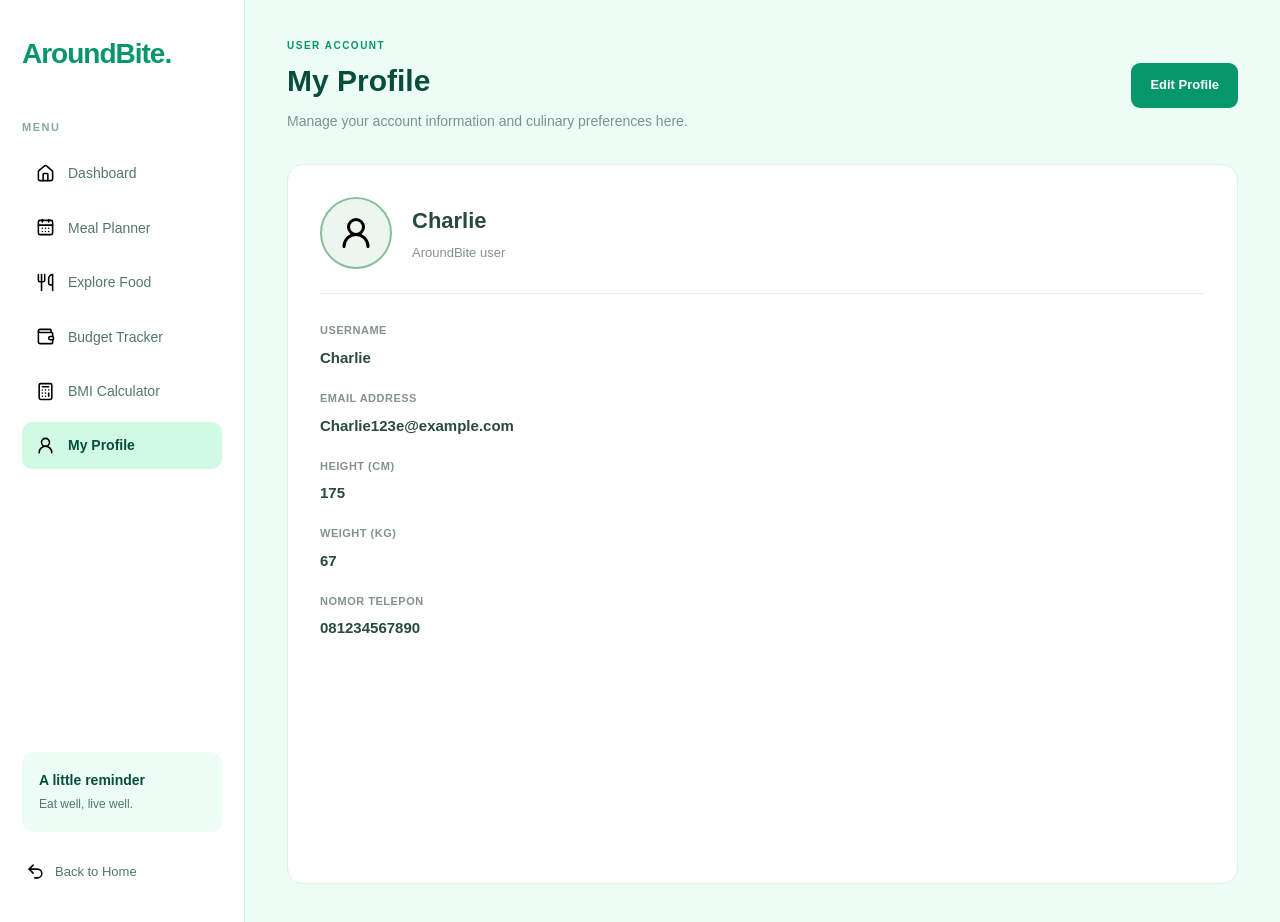
<file: profile.html>
<!DOCTYPE html>
<html lang="en">
<head>
    <meta charset="UTF-8">
    <meta name="viewport" content="width=device-width, initial-scale=1.0">
    <title>AroundBite - My Profile</title>
    <link rel="stylesheet" href="styles/dashboard.css">
    <link rel="stylesheet" href="styles/profile.css">
</head>
<body>

    <div class="dashboard">

        <!-- Sidebar -->
        <aside class="sidebar">
            <a href="index.html" class="logo">AroundBite<span>.</span></a>

            <p class="menu-title">MENU</p>

            <nav class="sidebar-nav">
                <a href="dashboard.html" class="nav-link">
                    <img src="assets/images/house.svg" alt="" class="nav-icon">
                    <span>Dashboard</span>
                </a>

                <a href="mealPlanner.html" class="nav-link">
                    <img src="assets/images/calendar-days.svg" alt="" class="nav-icon">
                    <span>Meal Planner</span>
                </a>

                <a href="exploreFood.html" class="nav-link">
                    <img src="assets/images/utensils.svg" alt="" class="nav-icon">
                    <span>Explore Food</span>
                </a>

                <a href="budget.html" class="nav-link">
                    <img src="assets/images/wallet.svg" alt="" class="nav-icon">
                    <span>Budget Tracker</span>
                </a>

                 <a href="bmi.html" class="nav-link" aria-current="page">
                <img src="assets/images/calculator.svg" alt="" class="nav-icon">
                <span>BMI Calculator</span>
            </a>

                <a href="profile.html" class="nav-link active">
                    <img src="assets/images/user-round.svg" alt="" class="nav-icon">
                    <span>My Profile</span>
                </a>

            </nav>

            <div class="sidebar-bottom">
                <div class="sidebar-note">
                    <p class="note-title">A little reminder</p>
                    <p>Eat well, live well.</p>
                </div>

                <a href="index.html" class="back-link">
                    <img src="assets/images/undo-2.svg" alt="" class="nav-icon">
                    <span>Back to Home</span>
                </a>
            </div>
        </aside>

        <!-- Main Content -->
        <main class="main-content">
            <div class="welcome">
                <div class="welcome-text">
                    <p class="eyebrow">USER ACCOUNT</p>
                    <h1>My Profile</h1>
                    <p>Manage your account information and culinary preferences here.</p>
                </div>

                <button type="button" id="toggle-edit-btn" class="primary-button">
                    Edit Profile
                </button>
            </div>

            <div class="profile-card">

                <!-- Avatar Section -->
                <div class="profile-header">
                    <div class="avatar-container">
                        <img src="assets/images/user-round.svg"
                             alt="Profile Picture"
                             id="avatar-img">
                    </div>

                    <div class="profile-title">
                        <h2 id="display-username">Username</h2>
                        <p id="display-role">AroundBite user</p>
                    </div>
                </div>

                <!-- Profile Data -->
                <div class="profile-details" id="profile-details-container">
                </div>

                <!-- Add New Field -->
                <div id="add-field-container" class="add-field-container hidden">
                    <hr class="divider">

                    <p class="add-field-title">Tambah Informasi Baru</p>

                    <div class="add-field-inputs">
                        <input type="text" id="new-label-input"
                               placeholder="Label (misal: Alamat, Bio, dll)">

                        <input type="text" id="new-value-input"
                               placeholder="Isi data">

                        <button type="button" id="add-field-btn"
                                class="secondary-button-sm">
                            + Tambah Data
                        </button>
                    </div>
                </div>

            </div>
        </main>
    </div>

    <!-- JavaScript Profile -->
    <script>
        // Data profile awal
        const defaultProfileData = [
            { id: "username", label: "Username", value: "Charlie", type: "text" },
            { id: "email", label: "Email Address", value: "Charlie123e@example.com", type: "email" },
            { id: "height", label: "Height (cm)", value: "175", type: "number" },
            { id: "weight", label: "Weight (kg)", value: "67", type: "number" },
            { id: "nomorTelp", label: "Nomor Telepon", value: "081234567890", type: "tel" }
        ];

        let profileData = [...defaultProfileData];
        let isEditing = false;

        const detailsContainer = document.getElementById("profile-details-container");
        const toggleEditBtn = document.getElementById("toggle-edit-btn");
        const addFieldContainer = document.getElementById("add-field-container");
        const displayUsername = document.getElementById("display-username");
        const labelInput = document.getElementById("new-label-input");
        const valueInput = document.getElementById("new-value-input");

        // Load saved profile
        function loadProfile() {
            const savedProfile = localStorage.getItem("aroundbite-profile");

            if (savedProfile) {
                try {
                    profileData = JSON.parse(savedProfile);
                } catch (error) {
                    profileData = [...defaultProfileData];
                }
            }
        }

        // Save profile to localStorage
        function saveProfile() {
            localStorage.setItem(
                "aroundbite-profile",
                JSON.stringify(profileData)
            );
        }

        // Display profile data
        function renderProfile() {
            detailsContainer.innerHTML = "";

            profileData.forEach((item, index) => {
                const fieldDiv = document.createElement("div");
                fieldDiv.className = "detail-item";

                if (isEditing) {
                    fieldDiv.innerHTML = `
                        <label for="field-${index}">${item.label}</label>

                        <div class="input-wrapper">
                            <input
                                type="${item.type || "text"}"
                                id="field-${index}"
                                value="${item.value || ""}"
                            >

                            ${index >= 4
                                ? `<button type="button"
                                           class="delete-btn"
                                           onclick="deleteField(${index})"
                                           aria-label="Delete ${item.label}">
                                       &times;
                                   </button>`
                                : ""}
                        </div>
                    `;
                } else {
                    fieldDiv.innerHTML = `
                        <span class="detail-label">${item.label}</span>
                        <span class="detail-value">${item.value || "-"}</span>
                    `;
                }

                detailsContainer.appendChild(fieldDiv);
            });

            const usernameObj = profileData.find(
                item => item.id === "username"
            );

            displayUsername.textContent =
                usernameObj?.value || "User";
        }

        // Toggle edit and save
        toggleEditBtn.addEventListener("click", function () {
            if (isEditing) {
                // Read input values before re-rendering
                profileData.forEach((item, index) => {
                    const input = document.getElementById(`field-${index}`);

                    if (input) {
                        item.value = input.value.trim();
                    }
                });

                saveProfile();

                isEditing = false;
                toggleEditBtn.textContent = "Edit Profile";
                addFieldContainer.classList.add("hidden");

                renderProfile();
                alert("Profile berhasil disimpan!");
            } else {
                isEditing = true;
                toggleEditBtn.textContent = "Simpan Perubahan";
                addFieldContainer.classList.remove("hidden");

                renderProfile();
            }
        });

        // Add new profile field
        document.getElementById("add-field-btn").addEventListener("click", function () {
            const label = labelInput.value.trim();
            const value = valueInput.value.trim();

            if (!label) {
                alert("Silakan masukkan label untuk data baru.");
                return;
            }

            profileData.push({
                id: "custom_" + Date.now(),
                label: label,
                value: value,
                type: "text"
            });

            saveProfile();

            labelInput.value = "";
            valueInput.value = "";

            renderProfile();
        });

        // Delete a profile field
        function deleteField(index) {
            profileData.splice(index, 1);
            saveProfile();
            renderProfile();
        }

        // Load saved data when the page opens
        loadProfile();
        renderProfile();
    </script>

</body>
</html>
</file>
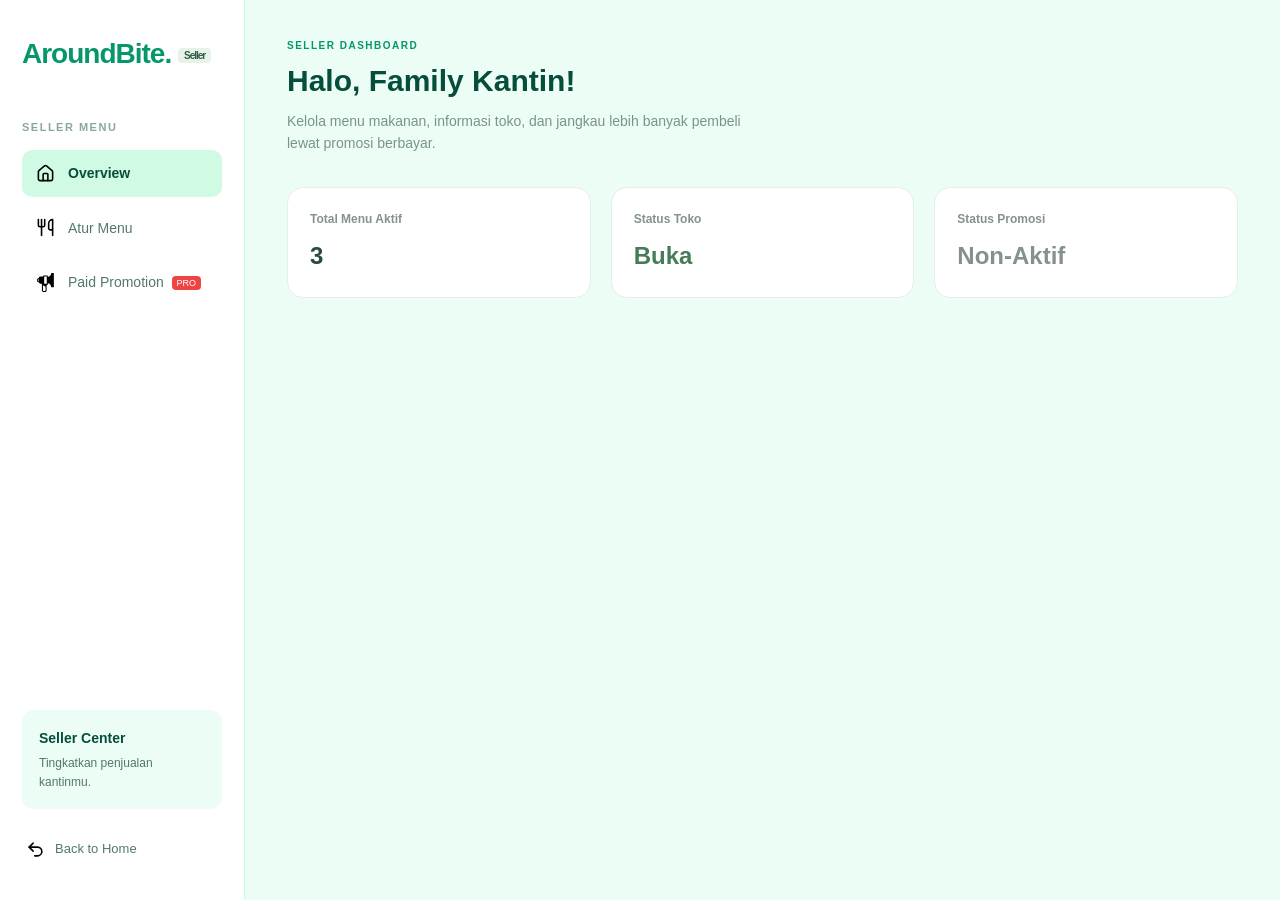
<file: sellerPage.html>
<!doctype html>
<html lang="en">
  <head>
    <meta charset="UTF-8" />
    <meta name="viewport" content="width=device-width, initial-scale=1.0" />
    <title>AroundBite - Seller Dashboard</title>
    <link rel="stylesheet" href="styles/dashboard.css" />
    <link rel="stylesheet" href="styles/sellerPage.css" />
  </head>
  <body>
    <div class="dashboard">
      <!-- Sidebar Seller -->
      <aside class="sidebar">
        <a href="index.html" class="logo"
          >AroundBite<span>.</span>
          <small class="seller-badge">Seller</small></a
        >

        <p class="menu-title">SELLER MENU</p>

        <nav class="sidebar-nav">
          <a
            href="#overview"
            class="nav-link active"
            onclick="switchTab(event, 'section-overview')"
          >
            <img src="assets/images/house.svg" alt="" class="nav-icon" />
            <span>Overview</span>
          </a>

          <a
            href="#menu"
            class="nav-link"
            onclick="switchTab(event, 'section-menu')"
          >
            <img src="assets/images/utensils.svg" alt="" class="nav-icon" />
            <span>Atur Menu</span>
          </a>

          <a
            href="#promo"
            class="nav-link"
            onclick="switchTab(event, 'section-promo')"
          >
            <img
              src="assets/images/promotionIcon.svg"
              alt=""
              class="nav-icon"
              onerror="this.src = 'assets/images/sparkles.svg'"
            />
            <span>Paid Promotion <span class="pro-tag">PRO</span></span>
          </a>
        </nav>

        <div class="sidebar-bottom">
          <div class="sidebar-note">
            <p class="note-title">Seller Center</p>
            <p>Tingkatkan penjualan kantinmu.</p>
          </div>

          <a href="index.html" class="back-link">
            <img src="assets/images/undo-2.svg" alt="" class="nav-icon" />
            <span>Back to Home</span>
          </a>
        </div>
      </aside>

      <!-- Main Content -->
      <main class="main-content">
        <!-- SECTION 1: OVERVIEW -->
        <section id="section-overview" class="seller-section active">
          <div class="welcome">
            <div class="welcome-text">
              <p class="eyebrow">SELLER DASHBOARD</p>
              <h1 id="welcome-store-name">Halo, Family Kantin!</h1>
              <p>
                Kelola menu makanan, informasi toko, dan jangkau lebih banyak
                pembeli lewat promosi berbayar.
              </p>
            </div>
          </div>

          <div class="stats-grid">
            <div class="stat-card">
              <span>Total Menu Aktif</span>
              <h3 id="stat-total-menu">0</h3>
            </div>
            <div class="stat-card">
              <span>Status Toko</span>
              <h3 style="color: #477c59">Buka</h3>
            </div>
            <div class="stat-card">
              <span>Status Promosi</span>
              <h3 id="stat-promo-status" style="color: #849389">Non-Aktif</h3>
            </div>
          </div>
        </section>

        <!-- SECTION 2: ATUR MENU (CRUD MENU) -->
        <section id="section-menu" class="seller-section hidden">
          <div class="section-heading-flex">
            <div>
              <h2>Manajemen Menu Makanan</h2>
              <p class="section-description">
                Tambah, ubah, atau hapus menu yang dijual di kantinmu.
              </p>
            </div>
            <button
              class="primary-button"
              type="button"
              onclick="openMenuModalForAdd()"
            >
              + Tambah Menu Baru
            </button>
          </div>

          <div class="table-container">
            <table class="seller-table">
              <thead>
                <tr>
                  <th>Nama Menu</th>
                  <th>Kategori</th>
                  <th>Harga</th>
                  <th>Aksi</th>
                </tr>
              </thead>
              <tbody id="menu-table-body">
                <!-- Data menu dirender via JS -->
              </tbody>
            </table>
          </div>
        </section>

        <!-- SECTION 3: PAID PROMOTION (FITUR PREMIUM) -->
        <section id="section-promo" class="seller-section hidden">
          <div class="welcome">
            <div class="welcome-text">
              <p class="eyebrow">FITUR PREMIUM SELLER</p>
              <h1>Paid Promotion (Iklan Toko)</h1>
              <p>
                Tampilkan kantinmu di posisi teratas hasil pencarian mahasiswa
                untuk mendongkrak omset penjualan.
              </p>
            </div>
          </div>

          <div class="promo-banner-card">
            <div class="promo-info">
              <h3>🚀 Boost Penjualan Kantinmu</h3>
              <p>
                Dengan Paid Promotion, tokomu akan diberi lencana
                <strong>"Sponsored / Featured"</strong> dan diletakkan paling
                atas saat pengguna mencari makanan di <em>Explore Food</em>.
              </p>
              <div class="price-box">
                <span>Biaya Promosi:</span>
                <strong>Rp 150.000 / minggu</strong>
              </div>
            </div>
            <button
              type="button"
              class="primary-button"
              id="activate-promo-btn"
              onclick="togglePaidPromotion()"
            >
              Aktifkan Paid Promotion
            </button>
          </div>
        </section>
      </main>
    </div>

    <!-- Modal Tambah/Edit Menu (CRUD) -->
    <div id="menu-modal" class="modal hidden">
      <div class="modal-content" onclick="event.stopPropagation()">
        <div class="modal-header">
          <h2 id="modal-menu-title">Tambah Menu Baru</h2>
          <button class="close-btn" type="button" onclick="closeMenuModal()">
            &times;
          </button>
        </div>
        <div class="modal-body">
          <form id="menu-form">
            <input type="hidden" id="edit-menu-index" />
            <div class="input-group" style="margin-bottom: 14px">
              <label>Nama Makanan / Minuman</label>
              <input
                type="text"
                id="input-nama-makanan"
                class="search-input"
                style="width: 100%; margin-top: 6px"
                required
              />
            </div>
            <div class="input-group" style="margin-bottom: 14px">
              <label>Kategori Jenis</label>
              <select
                id="input-jenis"
                class="category-select"
                style="width: 100%; margin-top: 6px"
              >
                <option value="Makanan">Makanan</option>
                <option value="Camilan">Camilan</option>
                <option value="Minuman">Minuman</option>
              </select>
            </div>
            <div class="input-group" style="margin-bottom: 20px">
              <label>Harga (Rp)</label>
              <input
                type="number"
                id="input-harga"
                class="search-input"
                style="width: 100%; margin-top: 6px"
                required
                min="500"
              />
            </div>
            <button type="submit" class="primary-button" style="width: 100%">
              Simpan Menu
            </button>
          </form>
        </div>
      </div>
    </div>

    <!-- Script Logika Seller Dashboard -->
    <script>
      // Tab Navigation Handler yang aman
      function switchTab(event, sectionId) {
        event.preventDefault();
        document.querySelectorAll(".seller-section").forEach((el) => {
          el.classList.remove("active");
          el.classList.add("hidden");
        });
        document
          .querySelectorAll(".sidebar-nav .nav-link")
          .forEach((el) => el.classList.remove("active"));

        const targetSection = document.getElementById(sectionId);
        if (targetSection) {
          targetSection.classList.remove("hidden");
          targetSection.classList.add("active");
        }
        event.currentTarget.classList.add("active");
      }

      // Data Mock / LocalStorage Seller
      let sellerStoreName =
        localStorage.getItem("seller_store_name") || "Family Kantin";
      let sellerMenu = JSON.parse(localStorage.getItem("seller_menu")) || [
        { nama_makanan: "Soto Ayam", jenis: "Makanan", harga: 12000 },
        { nama_makanan: "Ayam Bakar", jenis: "Makanan", harga: 20000 },
        { nama_makanan: "Es Teh Family", jenis: "Minuman", harga: 5000 },
      ];
      let isPromoActive =
        JSON.parse(localStorage.getItem("seller_promo")) || false;

      // Inisialisasi Tampilan Awal
      window.addEventListener("DOMContentLoaded", () => {
        const welcomeStoreEl = document.getElementById("welcome-store-name");
        if (welcomeStoreEl)
          welcomeStoreEl.textContent = `Halo, ${sellerStoreName}!`;

        updateOverviewStats();
        renderMenuTable();
      });

      // Render Tabel Menu
      function renderMenuTable() {
        const tbody = document.getElementById("menu-table-body");
        if (!tbody) return;
        tbody.innerHTML = "";

        if (sellerMenu.length === 0) {
          tbody.innerHTML = `<tr><td colspan="4" style="text-align: center; color: #849389;">Belum ada menu yang ditambahkan.</td></tr>`;
          updateOverviewStats();
          return;
        }

        sellerMenu.forEach((item, index) => {
          const tr = document.createElement("tr");
          tr.innerHTML = `
                    <td><strong>${item.nama_makanan}</strong></td>
                    <td><span class="badge">${item.jenis}</span></td>
                    <td>Rp ${item.harga.toLocaleString("id-ID")}</td>
                    <td>
                        <button type="button" class="action-btn edit" onclick="openMenuModalForEdit(${index})">Edit</button>
                        <button type="button" class="action-btn delete" onclick="deleteMenu(${index})">Hapus</button>
                    </td>
                `;
          tbody.appendChild(tr);
        });
        updateOverviewStats();
      }

      function updateOverviewStats() {
        const statTotalMenu = document.getElementById("stat-total-menu");
        if (statTotalMenu) statTotalMenu.textContent = sellerMenu.length;

        const promoStatusEl = document.getElementById("stat-promo-status");
        const promoBtn = document.getElementById("activate-promo-btn");

        if (isPromoActive) {
          if (promoStatusEl) {
            promoStatusEl.textContent = "Aktif (Sponsored)";
            promoStatusEl.style.color = "#477c59";
          }
          if (promoBtn) {
            promoBtn.textContent = "Non-Aktifkan Promosi";
            promoBtn.style.backgroundColor = "#ef4444";
          }
        } else {
          if (promoStatusEl) {
            promoStatusEl.textContent = "Non-Aktif";
            promoStatusEl.style.color = "#849389";
          }
          if (promoBtn) {
            promoBtn.textContent = "Aktifkan Paid Promotion";
            promoBtn.style.backgroundColor = "";
          }
        }
      }

      // Modal Handler Menu CRUD
      const menuModal = document.getElementById("menu-modal");
      const modalMenuTitle = document.getElementById("modal-menu-title");
      const editMenuIndexInput = document.getElementById("edit-menu-index");
      const inputNamaMakanan = document.getElementById("input-nama-makanan");
      const inputJenis = document.getElementById("input-jenis");
      const inputHarga = document.getElementById("input-harga");

      function openMenuModalForAdd() {
        if (!menuModal) return;

        modalMenuTitle.textContent = "Tambah Menu Baru";
        editMenuIndexInput.value = "";
        inputNamaMakanan.value = "";
        inputJenis.value = "Makanan";
        inputHarga.value = "";

        menuModal.classList.remove("hidden");
      }

      function openMenuModalForEdit(index) {
        if (!menuModal || !sellerMenu[index]) return;

        modalMenuTitle.textContent = "Edit Menu Makanan";
        editMenuIndexInput.value = index;
        inputNamaMakanan.value = sellerMenu[index].nama_makanan;
        inputJenis.value = sellerMenu[index].jenis;
        inputHarga.value = sellerMenu[index].harga;

        menuModal.classList.remove("hidden");
      }

      function closeMenuModal() {
        if (menuModal) menuModal.classList.add("hidden");
      }

      // Tutup modal jika klik di luar kotak modal
      window.addEventListener("click", (e) => {
        if (menuModal && e.target === menuModal) {
          closeMenuModal();
        }
      });

      // Form Submit Tambah/Edit Menu
      const menuForm = document.getElementById("menu-form");
      if (menuForm) {
        menuForm.addEventListener("submit", function (e) {
          e.preventDefault();
          const index = editMenuIndexInput.value;
          const newItem = {
            nama_toko: sellerStoreName,
            nama_makanan: inputNamaMakanan.value.trim(),
            jenis: inputJenis.value,
            harga: Number(inputHarga.value),
          };

          if (index === "") {
            sellerMenu.push(newItem);
          } else {
            sellerMenu[index] = newItem;
          }

          localStorage.setItem("seller_menu", JSON.stringify(sellerMenu));
          closeMenuModal();
          renderMenuTable();
        });
      }

      // Hapus Menu
      function deleteMenu(index) {
        if (confirm("Yakin ingin menghapus menu ini?")) {
          sellerMenu.splice(index, 1);
          localStorage.setItem("seller_menu", JSON.stringify(sellerMenu));
          renderMenuTable();
        }
      }

      // Paid Promotion Toggle (Fitur Premium)
      function togglePaidPromotion() {
        isPromoActive = !isPromoActive;
        localStorage.setItem("seller_promo", JSON.stringify(isPromoActive));
        updateOverviewStats();
        alert(
          isPromoActive
            ? "Selamat! Paid Promotion berhasil diaktifkan untuk tokomu."
            : "Paid Promotion dinonaktifkan.",
        );
      }
    </script>
  </body>
</html>
</file>
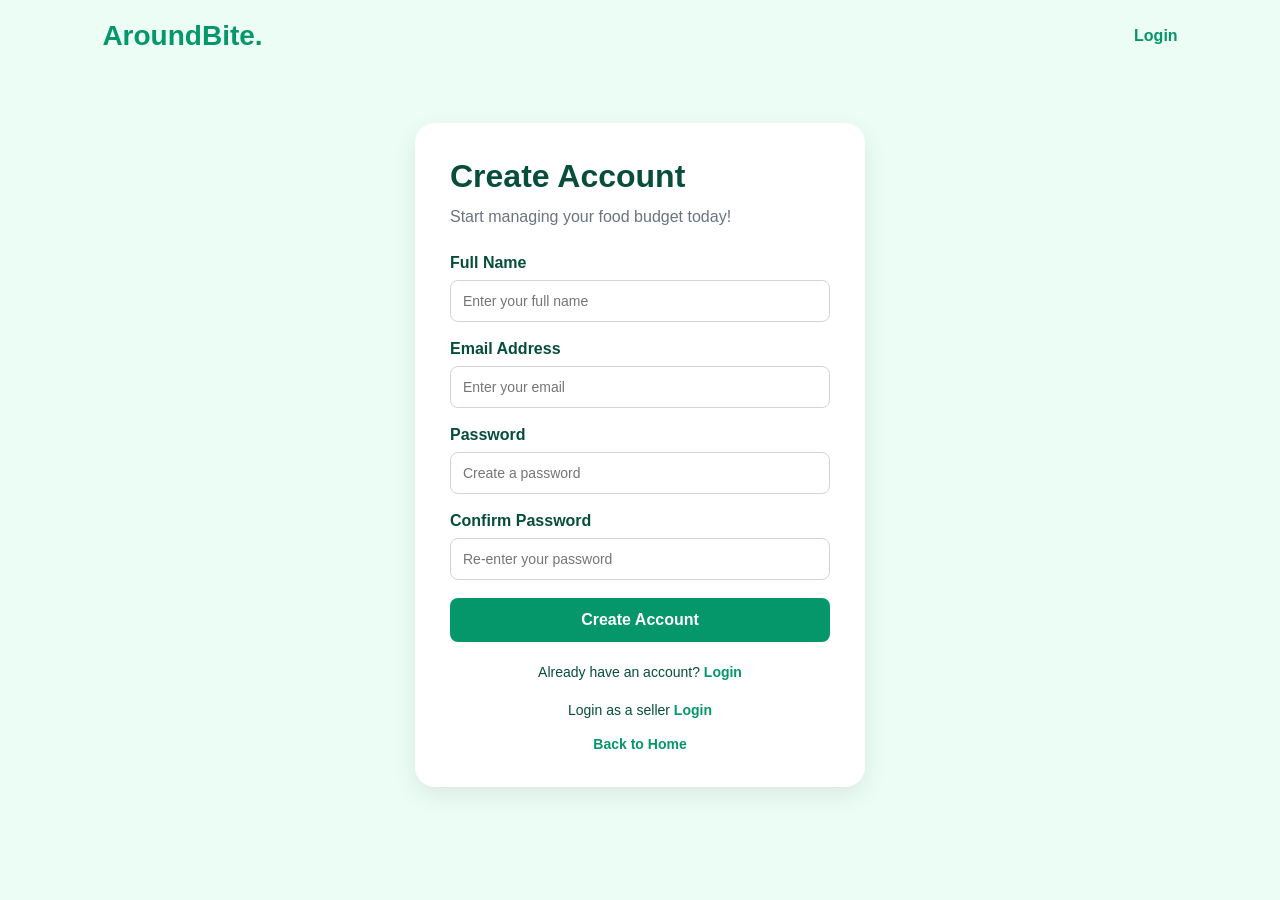
<file: signup.html>
<!DOCTYPE html>
<html lang="en">
<head>
    <meta charset="UTF-8">
    <meta name="viewport" content="width=device-width, initial-scale=1.0">
    <title>Sign Up - AroundBite</title>
    <link rel="stylesheet" href="styles/signup.css">
</head>
<body>

    <header>
        <a href="index.html" class="logo">AroundBite.</a>
        <a href="login.html" class="nav-link">Login</a>
    </header>

    <main class="signup-container">
        <div class="signup-card">
            <h1>Create Account</h1>
            <p class="subtitle">Start managing your food budget today!</p>

            <form action="login.html" method="get">
                <label for="name">Full Name</label>
                <input type="text" id="name" name="name"
                       placeholder="Enter your full name" required>

                <label for="email">Email Address</label>
                <input type="email" id="email" name="email"
                       placeholder="Enter your email" required>

                <label for="password">Password</label>
                <input type="password" id="password" name="password"
                       placeholder="Create a password" required>

                <label for="confirm-password">Confirm Password</label>
                <input type="password" id="confirm-password"
                       name="confirm-password"
                       placeholder="Re-enter your password" required>

                <button type="submit">Create Account</button>
            </form>

            <p class="switch-page">
                Already have an account?
                <a href="login.html">Login</a>
            </p>
             <p class="switch-page">
                Login as a seller
                <a href="sellerSignUp.html">Login</a>
            </p>

            <a href="index.html" class="back-link">Back to Home</a>
        </div>
    </main>

</body>
</html>
</file>
<file: styles/style.css>
/* GENERAL */

* {
    box-sizing: border-box;
}

body {
    background-color: #f0fdf7;
    color: #171717;
    font-family: Arial, sans-serif;
    margin: 0;
}

a {
    text-decoration: none;
}

/* NAVBAR */

header {
    background-color: white;
}

nav {
    display: flex;
    justify-content: space-between;
    align-items: center;
    gap: 20px;
    padding: 20px 6%;
}

.logo {
    color: #047857;
    font-size: 25px;
    font-weight: bold;
}

nav ul {
    display: flex;
    align-items: center;
    gap: 24px;
    list-style: none;
    margin: 0;
    padding: 0;
}

nav ul li a {
    color: #4b5563;
    font-size: 14px;
    transition: color 0.2s;
}

nav ul li a:hover {
    color: #059669;
}

.nav-account {
    display: flex;
    align-items: center;
    gap: 18px;
}

.nav-account a {
    color: #374151;
    font-size: 14px;
}

.nav-account .signup-button {
    background-color: #059669;
    color: white;
    padding: 11px 20px;
    border-radius: 30px;
}

/* HERO */

.hero {
    background-color: #d1fae5;
    padding: 85px 8%;
    border-radius: 0 0 32px 32px;
}

.hero-content {
    max-width: 620px;
}

.subtitle {
    color: #047857;
    font-size: 13px;
    font-weight: bold;
    letter-spacing: 2px;
}

.hero h1 {
    color: #171717;
    font-size: 56px;
    line-height: 1.15;
    margin-bottom: 20px;
}

.hero p:not(.subtitle) {
    color: #4b5563;
    font-size: 16px;
    line-height: 1.8;
    margin-bottom: 30px;
}

/* BUTTONS */

.primary-button,
.secondary-button {
    display: inline-block;
    padding: 13px 22px;
    border-radius: 30px;
    font-size: 14px;
    font-weight: bold;
    margin-right: 10px;
    transition: 0.2s;
}

.primary-button {
    background-color: #059669;
    color: white;
}

.primary-button:hover {
    background-color: #047857;
}

.secondary-button {
    background-color: white;
    border: 1px solid #d1d5db;
    color: #374151;
}

.secondary-button:hover {
    background-color: #f9fafb;
}

/* FOOD INSPIRATION */

.food-section {
    padding: 65px 6%;
}

.food-section h2,
.features-section h2,
.cta-section h2 {
    color: #171717;
    font-size: 32px;
    margin-top: 0;
    margin-bottom: 12px;
}

.food-section > p,
.features-section > p,
.cta-section > p {
    color: #6b7280;
    line-height: 1.7;
    margin-bottom: 30px;
}

/* FEATURES */

.features-section {
    background-color: white;
    padding: 65px 6%;
    margin: 0 3% 50px;
    border-radius: 30px;
}

.features-container {
    display: flex;
    flex-wrap: wrap;
    gap: 24px;
}

.features-card {
    background-color: #f0fdf7;
    border: 1px solid #d1fae5;
    border-radius: 24px;
    padding: 28px;
    flex: 1 1 220px;
    transition: transform 0.2s, box-shadow 0.2s;
}

.features-card:hover {
    transform: translateY(-4px);
    box-shadow: 0 8px 20px rgba(0, 0, 0, 0.05);
}

.features-card h3 {
    color: #065f46;
    margin-top: 0;
    margin-bottom: 12px;
}

.features-card p {
    color: #6b7280;
    font-size: 14px;
    line-height: 1.8;
    margin-bottom: 0;
}

/* CALL TO ACTION */

.cta-section {
    background-color: #d1fae5;
    text-align: center;
    padding: 55px 25px;
    margin: 0 6% 60px;
    border-radius: 30px;
}

.cta-section > p {
    margin-bottom: 25px;
}

/* FOOTER */

footer {
    background-color: #064e3b;
    color: white;
    text-align: center;
    padding: 35px 20px;
    border-radius: 30px 30px 0 0;
}

footer h3 {
    font-size: 24px;
    margin-top: 0;
}

footer p {
    color: #d1fae5;
    font-size: 14px;
    line-height: 1.7;
}

/* RESPONSIVE */

@media (max-width: 768px) {
    nav {
        flex-wrap: wrap;
        padding: 20px;
    }

    nav ul {
        flex-wrap: wrap;
        gap: 15px;
        order: 3;
        width: 100%;
    }

    .nav-account {
        gap: 12px;
    }

    .hero {
        padding: 60px 25px;
    }

    .hero h1 {
        font-size: 42px;
    }

    .food-section {
        padding: 45px 25px;
    }

    .features-section {
        padding: 45px 25px;
        margin: 0 15px 35px;
    }

    .features-container {
        flex-direction: column;
    }

    .cta-section {
        margin: 0 15px 35px;
    }
}
</file>
<file: styles/budget.css>
/* =========================
   GENERAL
========================= */

* {
    margin: 0;
    padding: 0;
    box-sizing: border-box;
}

body {
    font-family: Arial, sans-serif;
    background: #ecfdf5;
    color: #064e3b;
    line-height: 1.6;
}

a {
    text-decoration: none;
    color: inherit;
}

button,
input,
select {
    font-family: inherit;
}

button {
    cursor: pointer;
}


.dashboard {
    display: flex;
    min-height: 100vh;
}

/* =========================
   SIDEBAR
========================= */

.sidebar {
    width: 250px;
    min-width: 250px;
    background: white;
    padding: 30px 20px;
    display: flex;
    flex-direction: column;
    border-right: 1px solid #d1fae5;
}

.logo {
    color: #059669;
    font-size: 28px;
    font-weight: bold;
    letter-spacing: -1px;
    margin-bottom: 42px;
}

.logo span {
    color: #059669;
}

.menu-title {
    font-size: 11px;
    font-weight: bold;
    letter-spacing: 2px;
    color: #86a99c;
    margin-bottom: 15px;
}

.sidebar-nav {
    display: flex;
    flex-direction: column;
    gap: 8px;
}

.nav-link {
    display: flex;
    align-items: center;
    gap: 12px;
    padding: 12px 14px;
    border-radius: 10px;
    color: #53786b;
    font-size: 14px;
    transition: 0.2s;
}

.nav-link:hover {
    background: #ecfdf5;
    color: #064e3b;
}

.nav-link.active {
    background: #d1fae5;
    color: #064e3b;
    font-weight: bold;
}

.nav-icon {
    width: 20px;
    height: 20px;
}

.sidebar-bottom {
    margin-top: auto;
    padding-top: 40px;
}

.sidebar-note {
    background: #ecfdf5;
    padding: 16px;
    border-radius: 12px;
    margin-bottom: 20px;
    font-size: 13px;
    color: #53786b;
}

.note-title {
    font-weight: bold;
    color: #064e3b;
    margin-bottom: 4px;
}

.back-link {
    display: flex;
    align-items: center;
    gap: 10px;
    font-size: 13px;
    color: #53786b;
    padding: 10px;
}

.back-link:hover {
    color: #059669;
}

/* =========================
   MAIN CONTENT
========================= */

.main-content {
    flex: 1;
    min-width: 0;
    padding: 40px;
}

.page-header {
    margin-bottom: 30px;
}

.eyebrow {
    color: #059669;
    font-size: 11px;
    font-weight: bold;
    letter-spacing: 2px;
    margin-bottom: 8px;
}

.page-header h1 {
    font-size: 32px;
    line-height: 1.3;
    margin-bottom: 10px;
    color: #064e3b;
}

.description {
    font-size: 14px;
    color: #78958a;
}

/* =========================
   MONTHLY BUDGET SETUP
========================= */

.budget-setup {
    display: flex;
    justify-content: space-between;
    align-items: center;
    gap: 30px;
    background: white;
    border: 1px solid #d1fae5;
    border-radius: 18px;
    padding: 28px;
    margin-bottom: 25px;
}

.budget-setup h2 {
    font-size: 21px;
    margin-bottom: 8px;
}

.budget-setup .description {
    max-width: 380px;
}

#budget-form {
    width: 290px;
    max-width: 100%;
    flex-shrink: 0;
}

#budget-form label {
    display: block;
    font-size: 13px;
    font-weight: bold;
    margin-bottom: 8px;
}

.budget-input {
    display: flex;
    align-items: center;
    gap: 10px;
    background: #f7fdf9;
    border: 1px solid #ccebdc;
    border-radius: 9px;
    padding: 0 12px;
}

.budget-input span {
    color: #059669;
    font-weight: bold;
}

.budget-input input {
    width: 100%;
    min-width: 0;
    padding: 12px 0;
    border: none;
    outline: none;
    background: transparent;
    color: #064e3b;
    font-size: 14px;
}

/* =========================
   BUTTONS
========================= */

.budget-buttons {
    display: flex;
    align-items: center;
    gap: 10px;
    margin-top: 12px;
    flex-wrap: wrap;
}

.budget-buttons button,
.primary-button {
    padding: 12px 18px;
    border-radius: 9px;
    font-size: 13px;
    font-weight: bold;
    transition: 0.2s;
}

.primary-button {
    background: #059669;
    color: white;
    border: 1px solid #059669;
}

.primary-button:hover {
    background: #047857;
    border-color: #047857;
}

.reset-button {
    display: inline-block;
    background: white;
    color: #064e3b;
    border: 1px solid #059669;
}

.reset-button:hover {
    background: #d1fae5;
}

.budget-buttons button:active,
.primary-button:active {
    transform: scale(0.98);
}

/* =========================
   SUMMARY CARDS
========================= */

.summary-grid {
    display: grid;
    grid-template-columns: repeat(3, minmax(0, 1fr));
    gap: 20px;
    margin-bottom: 25px;
}

.summary-card {
    background: white;
    border: 1px solid #d1fae5;
    border-radius: 16px;
    padding: 22px;
}

.summary-icon {
    width: 43px;
    height: 43px;
    display: flex;
    align-items: center;
    justify-content: center;
    border-radius: 12px;
    font-size: 21px;
    margin-bottom: 16px;
}

.summary-icon.green {
    background: #d1fae5;
}

.summary-icon.orange {
    background: #fff0d8;
}

.summary-icon.light-green {
    background: #ecfdf5;
}

.summary-card p {
    font-size: 13px;
    color: #78958a;
    margin-bottom: 6px;
}

.summary-card h2 {
    font-size: 23px;
    overflow-wrap: anywhere;
    margin-bottom: 5px;
}

.summary-card span {
    font-size: 12px;
    color: #91a99e;
}

/* =========================
   CONTENT CARDS
========================= */

.content-card {
    background: white;
    border: 1px solid #d1fae5;
    border-radius: 16px;
    padding: 25px;
    margin-bottom: 25px;
}

.section-heading {
    display: flex;
    justify-content: space-between;
    align-items: center;
    gap: 15px;
    margin-bottom: 20px;
}

.section-heading h2 {
    font-size: 19px;
    margin-bottom: 5px;
}

#budget-percentage {
    color: #059669;
    font-weight: bold;
    font-size: 18px;
}

/* =========================
   PROGRESS BAR
========================= */

.progress-track {
    width: 100%;
    height: 12px;
    background: #e5f5ec;
    border-radius: 20px;
    overflow: hidden;
}

.progress-fill {
    width: 0;
    height: 100%;
    background: #059669;
    border-radius: 20px;
    transition: width 0.3s ease;
}

.progress-message {
    margin-top: 12px;
    color: #78958a;
    font-size: 13px;
}

/* =========================
   EXPENSE FORM
========================= */

.expense-form {
    display: grid;
    grid-template-columns: repeat(2, minmax(0, 1fr));
    gap: 18px;
}

.form-group {
    display: flex;
    flex-direction: column;
    gap: 8px;
}

.form-group label {
    font-size: 13px;
    font-weight: bold;
}

.form-group input,
.form-group select {
    width: 100%;
    padding: 12px;
    background: #f7fdf9;
    border: 1px solid #ccebdc;
    border-radius: 9px;
    color: #064e3b;
    outline: none;
    font-size: 14px;
}

.form-group input:focus,
.form-group select:focus,
.budget-input:focus-within {
    border-color: #059669;
}

.add-button {
    justify-self: start;
    align-self: end;
}

/* =========================
   EXPENSE HISTORY TABLE
========================= */

.table-wrapper {
    width: 100%;
    overflow-x: auto;
}

table {
    width: 100%;
    border-collapse: collapse;
    text-align: left;
}

thead {
    background: #ecfdf5;
}

th,
td {
    padding: 14px 12px;
    border-bottom: 1px solid #e5f5ec;
    font-size: 13px;
    white-space: nowrap;
}

th {
    color: #53786b;
    font-size: 12px;
}

td {
    color: #315c4b;
}

.empty-message {
    text-align: center;
    color: #91a99e;
    padding: 25px;
}

.delete-button {
    padding: 7px 12px;
    border: 1px solid #f2b8b5;
    border-radius: 7px;
    background: #fff5f4;
    color: #c2413a;
    font-size: 12px;
}

.delete-button:hover {
    background: #ffe5e2;
}

/* =========================
   FOOTER
========================= */

footer {
    padding: 15px 0;
    text-align: center;
    color: #91a99e;
    font-size: 12px;
}



@media (max-width: 1100px) {
    .main-content {
        padding: 28px;
    }

    .budget-setup {
        align-items: flex-start;
        flex-direction: column;
    }

    #budget-form {
        width: 100%;
    }
}

@media (max-width: 800px) {
    .dashboard {
        flex-direction: column;
    }

    .sidebar {
        width: 100%;
        min-width: 0;
        padding: 20px;
    }

    .logo {
        margin-bottom: 20px;
    }

    .sidebar-nav {
        display: grid;
        grid-template-columns: repeat(2, minmax(0, 1fr));
    }

    .sidebar-bottom {
        padding-top: 20px;
    }

    .sidebar-note {
        margin-bottom: 10px;
    }

    .main-content {
        padding: 22px;
    }

    .summary-grid {
        grid-template-columns: 1fr;
    }
}

@media (max-width: 500px) {
    .main-content {
        padding: 16px;
    }

    .page-header h1 {
        font-size: 26px;
    }

    .sidebar-nav {
        grid-template-columns: 1fr;
    }

    .budget-setup,
    .content-card {
        padding: 18px;
    }

    .expense-form {
        grid-template-columns: 1fr;
    }

    .summary-card h2 {
        font-size: 21px;
    }

    .budget-buttons {
        width: 100%;
    }

    .budget-buttons button {
        flex: 1;
    }
}
</file>
<file: styles/bmi.css>
* {
    margin: 0;
    padding: 0;
    box-sizing: border-box;
}

body {
    font-family: Arial, sans-serif;
    background: #ecfdf5;
    color: #064e3b;
    line-height: 1.6;
}

a {
    text-decoration: none;
    color: inherit;
}

button,
input {
    font-family: inherit;
}

button {
    cursor: pointer;
}

.dashboard {
    display: flex;
    min-height: 100vh;
}

.main-content {
    flex: 1;
    min-width: 0;
    padding: 40px;
}

.page-header {
    margin-bottom: 30px;
}

.eyebrow {
    color: #059669;
    font-size: 11px;
    font-weight: bold;
    letter-spacing: 2px;
    margin-bottom: 8px;
}

.page-header h1 {
    font-size: 32px;
    line-height: 1.3;
    margin-bottom: 10px;
    color: #064e3b;
}

.description {
    font-size: 14px;
    color: #78958a;
}

/* =========================
   BMI CALCULATOR
========================= */

.bmi-container {
    width: 100%;
    display: flex;
    justify-content: center;
    align-items: flex-start;
}

.bmi-card {
    width: 100%;
    max-width: 650px;
    padding: 32px;
    background: white;
    border: 1px solid #d1fae5;
    border-radius: 18px;
    box-shadow: 0 8px 24px rgba(6, 78, 59, 0.06);
}

.bmi-header {
    text-align: center;
    margin-bottom: 30px;
}

.bmi-icon {
    width: 56px;
    height: 56px;
    margin: 0 auto 14px;
    display: flex;
    justify-content: center;
    align-items: center;
    background: #d1fae5;
    color: #059669;
    border-radius: 16px;
    font-size: 32px;
}

.bmi-header h1,
.bmi-header h2 {
    margin: 0 0 8px;
    font-size: 26px;
}

.bmi-header p {
    margin: 0;
    color: #6b8b7a;
    font-size: 14px;
}

/* =========================
   FORM
========================= */

.form-group {
    display: flex;
    flex-direction: column;
    gap: 8px;
    margin-bottom: 20px;
}

.form-group label {
    font-size: 14px;
    font-weight: bold;
}

.form-group input {
    width: 100%;
    padding: 13px;
    border: 1px solid #ccebdc;
    border-radius: 9px;
    background: #f7fdf9;
    color: #064e3b;
    font-size: 14px;
}

.form-group input:focus {
    outline: 2px solid #059669;
    border-color: #059669;
}

.calculate-button {
    width: 100%;
    padding: 14px;
    background: #059669;
    color: white;
    border: 1px solid #059669;
    border-radius: 9px;
    font-size: 15px;
    font-weight: bold;
    transition: background-color 0.2s;
}

.calculate-button:hover {
    background: #047857;
}

/* =========================
   BMI RESULT
========================= */

.result {
    margin-top: 26px;
    padding: 24px;
    background: #ecfdf5;
    border: 1px solid #d1fae5;
    border-radius: 14px;
    text-align: center;
}

.result-label {
    margin: 0;
    color: #047857;
    font-size: 14px;
}

#bmi-value {
    margin: 10px 0;
    color: #064e3b;
    font-size: 42px;
}

#bmi-message {
    margin: 0 0 14px;
    color: #047857;
    font-size: 15px;
    font-weight: bold;
}

.result-note {
    margin: 0;
    color: #6b8b7a;
    font-size: 12px;
    line-height: 1.6;
}

.error-message {
    color: #b91c1c;
    font-size: 13px;
    margin-top: 16px;
}

.privacy-note {
    margin: 24px 0 0;
    color: #849389;
    font-size: 12px;
    line-height: 1.6;
    text-align: center;
}

.hidden {
    display: none;
}

/* =========================
   RESPONSIVE DESIGN
========================= */

@media (max-width: 1100px) {
    .main-content {
        padding: 28px;
    }
}

@media (max-width: 800px) {
    .dashboard {
        flex-direction: column;
    }

    .sidebar {
        width: 100%;
        min-width: 0;
        padding: 20px;
    }

    .logo {
        margin-bottom: 20px;
    }

    .sidebar-nav {
        display: grid;
        grid-template-columns: repeat(2, minmax(0, 1fr));
    }

    .sidebar-bottom {
        padding-top: 20px;
    }

    .sidebar-note {
        margin-bottom: 10px;
    }

    .main-content {
        padding: 22px;
    }
}

@media (max-width: 500px) {
    .main-content {
        padding: 16px;
    }

    .page-header h1 {
        font-size: 26px;
    }

    .sidebar-nav {
        grid-template-columns: 1fr;
    }

    .bmi-card {
        padding: 22px;
    }

    .bmi-header h1,
    .bmi-header h2 {
        font-size: 23px;
    }
}


.wellness-advice {
    margin-top: 22px;
    padding: 20px;
    background: #ffffff;
    border: 1px solid #d1fae5;
    border-radius: 12px;
    text-align: left;
}

.wellness-advice h3 {
    margin-bottom: 10px;
    color: #064e3b;
    font-size: 18px;
}

.wellness-advice h4 {
    margin-top: 18px;
    margin-bottom: 8px;
    color: #047857;
    font-size: 14px;
}

.wellness-advice p,
.wellness-advice li {
    color: #6b8b7a;
    font-size: 13px;
    line-height: 1.8;
}

.wellness-advice ul {
    padding-left: 20px;
}

.wellness-advice li {
    margin-bottom: 6px;
}

#bmi-message {
    display: inline-block;
    padding: 6px 12px;
    background: #d1fae5;
    border-radius: 20px;
}


/* Keep the BMI number and category centered */
.result {
    text-align: center;
}

/* Align explanations and tips to the left */
.wellness-advice {
    text-align: left;
}

.wellness-advice h3,
.wellness-advice h4,
.wellness-advice p,
.wellness-advice ul {
    text-align: left;
}

.wellness-advice ul {
    padding-left: 20px;
}

.wellness-advice li {
    margin-bottom: 8px;
    line-height: 1.7;
}
</file>
<file: styles/dashboard.css>
/* General */
* {
    box-sizing: border-box;
    margin: 0;
    padding: 0;
}

body {
    background-color: #ecfdf5;
    color: #064e3b;
    font-family: Arial, sans-serif;
    font-size: 14px;
    line-height: 1.6;
}

a {
    color: inherit;
    text-decoration: none;
}

button,
input {
    font: inherit;
}

.dashboard {
    display: flex;
    min-height: 100vh;
}

/* Sidebar */
.sidebar {
    width: 245px;
    min-width: 245px;
    background-color: #FFFFFF;
    border-right: 1px solid #d1fae5;
    padding: 32px 22px;
    display: flex;
    flex-direction: column;
}

.logo {
    color: #059669;
    font-size: 28px;
    font-weight: bold;
    letter-spacing: -1px;
    margin-bottom: 42px;
}

.logo span {
    color: #059669;
}

.menu-title {
    color: #86a99c;
    font-size: 11px;
    font-weight: bold;
    letter-spacing: 1.5px;
    margin-bottom: 14px;
}

.sidebar-nav {
    display: flex;
    flex-direction: column;
    gap: 8px;
}

.nav-link {
    display: flex;
    align-items: center;
    gap: 13px;
    padding: 12px 14px;
    border-radius: 10px;
    color: #53786b;
    transition: background-color 0.2s, color 0.2s;
}

.nav-link:hover {
    background-color: #ecfdf5;
    color: #064e3b;
}

.nav-link.active {
    background-color: #d1fae5;
    color: #064e3b;
    font-weight: bold;
}

.nav-icon {
    width: 19px;
    height: 19px;
    object-fit: contain;
}

.sidebar-bottom {
    margin-top: auto;
    padding-top: 35px;
}

.sidebar-note {
    background-color: #ecfdf5;
    border-radius: 12px;
    padding: 17px;
    margin-bottom: 22px;
}

.note-title {
    color: #064e3b;
    font-weight: bold;
    margin-bottom: 4px;
}

.sidebar-note p:last-child {
    color: #53786b;
    font-size: 12px;
}

.back-link {
    display: flex;
    align-items: center;
    gap: 10px;
    color: #53786b;
    font-size: 13px;
    padding: 8px 4px;
}

.back-link:hover {
    color: #059669;
}

/* Main Content */
.main-content {
    flex: 1;
    min-width: 0;
    padding: 38px 42px;
}

.welcome {
    display: flex;
    justify-content: space-between;
    align-items: center;
    gap: 24px;
    margin-bottom: 32px;
}

.eyebrow {
    color: #059669;
    font-size: 10px;
    font-weight: bold;
    letter-spacing: 1.5px;
    margin-bottom: 7px;
}

.welcome h1 {
    color: #064e3b;
    font-size: 30px;
    line-height: 1.3;
    margin-bottom: 10px;
}

.welcome-text > p:last-child {
    color: #78958a;
    max-width: 480px;
}

.primary-button {
    display: inline-flex;
    justify-content: center;
    align-items: center;
    border: none;
    border-radius: 9px;
    background-color: #059669;
    color: #FFFFFF;
    padding: 12px 19px;
    font-size: 13px;
    font-weight: bold;
    white-space: nowrap;
    cursor: pointer;
    transition: background-color 0.2s;
}

.primary-button:hover {
    background-color: #047857;
}

/* Budget Card */
.budget-card {
    background-color: #FFFFFF;
    border: 1px solid #d1fae5;
    border-radius: 16px;
    padding: 26px;
    margin-bottom: 36px;
}

.budget-header {
    display: flex;
    justify-content: space-between;
    align-items: flex-start;
    gap: 16px;
    margin-bottom: 24px;
}

.budget-header h2,
.section-heading h2 {
    color: #064e3b;
    font-size: 21px;
    margin-bottom: 5px;
}

.section-description {
    color: #78958a;
    font-size: 13px;
}

.budget-icon {
    display: flex;
    justify-content: center;
    align-items: center;
    width: 46px;
    height: 46px;
    flex-shrink: 0;
    background-color: #d1fae5;
    border-radius: 12px;
}

.budget-icon img {
    width: 22px;
    height: 22px;
}

.budget-form {
    display: flex;
    align-items: flex-end;
    gap: 15px;
}

.input-group {
    flex: 1;
    min-width: 0;
}

.input-group label {
    display: block;
    color: #53786b;
    font-size: 12px;
    font-weight: bold;
    margin-bottom: 8px;
}

.budget-input {
    display: flex;
    align-items: center;
    gap: 10px;
    border: 1px solid #ccebdc;
    border-radius: 9px;
    padding: 0 13px;
    background-color: #f7fdf9;
}

.budget-input:focus-within {
    border-color: #059669;
}

.budget-input span {
    color: #059669;
    font-weight: bold;
}

.budget-input input {
    width: 100%;
    min-width: 0;
    border: none;
    outline: none;
    background: transparent;
    color: #064e3b;
    padding: 12px 0;
}

.budget-result {
    color: #059669;
    background-color: #ecfdf5;
    border-radius: 8px;
    padding: 11px 14px;
    margin-top: 18px;
    font-size: 12px;
}

/* Sections */
.content-section {
    margin-bottom: 36px;
}

.section-heading {
    display: flex;
    justify-content: space-between;
    align-items: center;
    gap: 15px;
    margin-bottom: 19px;
}

.text-link {
    color: #059669;
    font-size: 12px;
    font-weight: bold;
    white-space: nowrap;
}

.text-link:hover,
.meal-link:hover {
    color: #064e3b;
}

/* Meal Cards */
.meal-container {
    display: grid;
    grid-template-columns: repeat(3, minmax(0, 1fr));
    gap: 18px;
}

.meal-card {
    position: relative;
    background-color: #FFFFFF;
    border: 1px solid #d1fae5;
    border-radius: 14px;
    padding: 22px 19px;
    overflow: hidden;
}

.breakfast {
    border-top: 3px solid #059669;
}

.lunch {
    border-top: 3px solid #d1fae5;
}

.dinner {
    border-top: 3px solid #e5f5ec;
}

.meal-number {
    color: #91a99e;
    font-size: 12px;
    font-weight: bold;
    margin-bottom: 16px;
}

.meal-time {
    color: #059669;
    font-size: 9px;
    font-weight: bold;
    letter-spacing: 1px;
    margin-bottom: 6px;
}

.meal-card h3 {
    color: #064e3b;
    font-size: 19px;
    margin-bottom: 7px;
}

.meal-card > p:not(.meal-number):not(.meal-time) {
    color: #78958a;
    font-size: 12px;
    min-height: 40px;
    margin-bottom: 17px;
}

.meal-link {
    color: #059669;
    font-size: 12px;
    font-weight: bold;
}

/* Explore Food */
.food-card {
    background-color: #ecfdf5;
    border: 1px solid #d1fae5;
    border-radius: 15px;
    padding: 28px;
}

.food-card-text h3 {
    color: #064e3b;
    font-size: 20px;
    margin-bottom: 8px;
}

.food-card-text p {
    color: #53786b;
    font-size: 13px;
    max-width: 470px;
    margin-bottom: 19px;
}

/* Footer */
footer {
    border-top: 1px solid #d1fae5;
    padding-top: 20px;
    margin-top: 42px;
}

footer p {
    color: #91a99e;
    font-size: 11px;
    text-align: center;
}

/* Responsive Layout */
@media (max-width: 1000px) {
    .sidebar {
        width: 210px;
        min-width: 210px;
        padding: 28px 16px;
    }

    .main-content {
        padding: 30px 24px;
    }

    .meal-container {
        gap: 12px;
    }

    .meal-card {
        padding: 19px 14px;
    }
}

@media (max-width: 750px) {
    .dashboard {
        flex-direction: column;
    }

    .sidebar {
        width: 100%;
        min-width: 0;
        padding: 18px 20px;
        border-right: none;
        border-bottom: 1px solid #d1fae5;
    }

    .logo {
        margin-bottom: 16px;
    }

    .menu-title,
    .sidebar-bottom {
        display: none;
    }

    .sidebar-nav {
        flex-direction: row;
        flex-wrap: wrap;
        gap: 6px;
    }

    .nav-link {
        gap: 7px;
        padding: 9px 10px;
        font-size: 12px;
    }

    .nav-icon {
        width: 16px;
        height: 16px;
    }

    .main-content {
        padding: 26px 20px;
    }

    .welcome {
        align-items: flex-start;
        flex-direction: column;
    }

    .welcome h1 {
        font-size: 26px;
    }

    .meal-container {
        grid-template-columns: 1fr;
    }

    .meal-card > p:not(.meal-number):not(.meal-time) {
        min-height: 0;
    }
}

@media (max-width: 450px) {
    .main-content {
        padding: 22px 15px;
    }

    .budget-card {
        padding: 19px;
    }

    .budget-form {
        align-items: stretch;
        flex-direction: column;
    }

    .budget-form .primary-button {
        width: 100%;
    }

    .section-heading {
        align-items: flex-start;
    }

    .section-heading h2,
    .budget-header h2 {
        font-size: 19px;
    }

    .food-card {
        padding: 22px;
    }
}
</file>
<file: styles/login.css>
* {
    margin: 0;
    padding: 0;
    box-sizing: border-box;
}

body {
    font-family: Arial, sans-serif;
    background-color: #ecfdf5;
    color: #064e3b;
}

header {
    display: flex;
    justify-content: space-between;
    align-items: center;
    padding: 20px 8%;
}

.logo {
    font-size: 28px;
    font-weight: bold;
    color: #059669;
    text-decoration: none;
}

.nav-link {
    color: #059669;
    text-decoration: none;
    font-weight: bold;
}

.login-container {
    min-height: 85vh;
    display: flex;
    justify-content: center;
    align-items: center;
    padding: 30px 20px;
}

.login-card {
    background-color: white;
    width: 100%;
    max-width: 420px;
    padding: 35px;
    border-radius: 20px;
    box-shadow: 0 8px 25px rgba(0, 0, 0, 0.08);
}

h1 {
    margin-bottom: 10px;
}

.subtitle {
    color: #6b7280;
    margin-bottom: 25px;
    line-height: 1.5;
}

form {
    display: flex;
    flex-direction: column;
}

label {
    margin-bottom: 8px;
    font-weight: bold;
}

input {
    padding: 12px;
    margin-bottom: 20px;
    border: 1px solid #d1d5db;
    border-radius: 8px;
    font-size: 14px;
}

input:focus {
    outline: 2px solid #059669;
    border-color: #059669;
}

button {
    background-color: #059669;
    color: white;
    padding: 13px;
    border: none;
    border-radius: 8px;
    font-size: 16px;
    font-weight: bold;
    cursor: pointer;
}

button:hover {
    background-color: #047857;
}

.switch-page {
    text-align: center;
    margin-top: 22px;
    font-size: 14px;
}

.switch-page a,
.back-link {
    color: #059669;
    text-decoration: none;
    font-weight: bold;
}

.back-link {
    display: block;
    text-align: center;
    margin-top: 18px;
    font-size: 14px;
}
</file>
<file: styles/mealPlanner.css>
/* Styling Meal Planner */

.planner-card {
    background-color: white;
    border: 1px solid #d1fae5;
    border-radius: 16px;
    padding: 28px;
    margin-bottom: 32px;
}

.planner-card h2 {
    color: #064e3b;
    font-size: 20px;
    margin-bottom: 6px;
}

.planner-form {
    display: flex;
    align-items: flex-end;
    gap: 15px;
    margin-top: 20px;
}

.planner-results.hidden {
    display: none;
}

.result-summary {
    background-color: white;
    border: 1px solid #d1fae5;
    border-radius: 16px;
    padding: 24px;
    display: flex;
    justify-content: space-between;
    align-items: center;
    gap: 20px;
    margin-bottom: 24px;
    flex-wrap: wrap;
}

.result-summary h2 {
    color: #064e3b;
    font-size: 20px;
    margin-bottom: 4px;
}

.total-badge {
    background-color: #ecfdf5;
    border: 1px solid #ccebdc;
    padding: 12px 20px;
    border-radius: 12px;
    display: flex;
    flex-direction: column;
    align-items: flex-end;
}

.total-badge span {
    font-size: 11px;
    color: #53786b;
    font-weight: bold;
}

.total-badge strong {
    font-size: 18px;
    color: #064e3b;
}

/* Days Container Grid */
.days-container {
    display: grid;
    grid-template-columns: repeat(auto-fit, minmax(320px, 1fr));
    gap: 20px;
}

.day-card {
    background-color: white;
    border: 1px solid #d1fae5;
    border-radius: 16px;
    padding: 22px;
    display: flex;
    flex-direction: column;
    gap: 16px;
    box-shadow: 0 4px 12px rgba(6, 78, 59, 0.03);
}

.day-header {
    display: flex;
    justify-content: space-between;
    align-items: center;
    border-bottom: 1px solid #d1fae5;
    padding-bottom: 12px;
}

.day-header h3 {
    color: #064e3b;
    font-size: 18px;
}

.daily-total {
    background-color: #d1fae5;
    color: #047857;
    font-size: 12px;
    font-weight: bold;
    padding: 4px 10px;
    border-radius: 6px;
}

.meal-list {
    display: flex;
    flex-direction: column;
    gap: 12px;
}

.meal-row {
    display: flex;
    justify-content: space-between;
    align-items: center;
    background-color: #f7fdf9;
    border: 1px solid #d1fae5;
    padding: 10px 14px;
    border-radius: 10px;
}

.meal-row div {
    display: flex;
    flex-direction: column;
    gap: 2px;
}

.meal-time-tag {
    font-size: 10px;
    font-weight: bold;
    color: #059669;
    text-transform: uppercase;
    letter-spacing: 0.5px;
}

.meal-name {
    font-size: 13px;
    font-weight: bold;
    color: #064e3b;
}

.meal-name small {
    font-weight: normal;
    color: #78958a;
}

.meal-price {
    font-size: 13px;
    font-weight: bold;
    color: #059669;
    white-space: nowrap;
}

/* Styling Tombol Ganti Menu */
.meal-info-right {
    display: flex;
    align-items: center;
    gap: 12px;
}

.change-btn {
    background-color: #d1fae5;
    color: #064e3b;
    border: 1px solid #ccebdc;
    padding: 5px 10px;
    font-size: 11px;
    font-weight: bold;
    border-radius: 6px;
    cursor: pointer;
    transition: background-color 0.2s;
}

.change-btn:hover {
    background-color: #a7f3d0;
}

/* Modal Kustom */
.modal.hidden {
    display: none;
}

.modal {
    position: fixed;
    top: 0;
    left: 0;
    width: 100%;
    height: 100%;
    background-color: rgba(0, 0, 0, 0.4);
    display: flex;
    justify-content: center;
    align-items: center;
    z-index: 1000;
    padding: 20px;
}

.modal-content {
    background-color: white;
    border-radius: 16px;
    width: 100%;
    max-width: 420px;
    padding: 24px;
    box-shadow: 0 10px 25px rgba(0, 0, 0, 0.1);
}

.modal-header {
    display: flex;
    justify-content: space-between;
    align-items: center;
    margin-bottom: 20px;
}

.modal-header h2 {
    color: #064e3b;
    font-size: 18px;
}

@media (max-width: 600px) {
    .planner-form {
        flex-direction: column;
        align-items: stretch;
    }

    .planner-form button {
        width: 100%;
    }

    .result-summary {
        flex-direction: column;
        align-items: flex-start;
    }

    .total-badge {
        width: 100%;
        align-items: flex-start;
    }
}

/* Tombol Generate dan Reset Plan */
.planner-buttons {
    display: flex;
    align-items: center;
    gap: 10px;
    flex-wrap: wrap;
    margin-top: 12px;
}

.planner-buttons .primary-button,
.planner-buttons .reset-button {
    padding: 12px 18px;
    border-radius: 9px;
    font-size: 13px;
    font-weight: bold;
    cursor: pointer;
    transition: 0.2s;
}

.planner-buttons .primary-button {
    background-color: #059669;
    color: white;
    border: 1px solid #059669;
}

.planner-buttons .primary-button:hover {
    background-color: #047857;
}

.planner-buttons .reset-button {
    background-color: white;
    color: #064e3b;
    border: 1px solid #059669;
}

.planner-buttons .reset-button:hover {
    background-color: #d1fae5;
}

.planner-buttons button:active {
    transform: scale(0.98);
}

/* Styling Harga di Header Modal */
.premium-price-tag {
    color: #477c59;
    font-size: 13px;
    margin-top: 4px;
}

.premium-price-tag strong {
    color: #294b3b;
    font-size: 15px;
}

/* Grid Card Fitur Premium dalam Modal */
.premium-cards-grid {
    display: grid;
    grid-template-columns: repeat(2, minmax(0, 1fr));
    gap: 14px;
    margin-top: 15px;
}

.premium-feature-card {
    background-color: #f9fbf9;
    border: 1px solid #edf4ee;
    border-radius: 12px;
    padding: 16px;
    display: flex;
    flex-direction: column;
    gap: 6px;
}

.premium-feature-card h4 {
    color: #294b3b;
    font-size: 14px;
}

.premium-feature-card p {
    color: #849389;
    font-size: 12px;
    line-height: 1.5;
    margin: 0;
}

#close-premium-modal {
    background-color: white;
    border: none;
    height: 40px;
    width: 40px;
    font-size: 2em;
    display: flex;
    justify-content: center;
    align-items: center;
    border-radius: 5px;
    transition: 250ms ease-in-out;
}
#close-premium-modal:hover {
    background-color: red;

}
.banner-icon {
    margin-top: 20px;
}
@media (max-width: 600px) {
    .premium-cards-grid {
        grid-template-columns: 1fr;
    }
}

/* Tampilan tombol di layar kecil */
@media (max-width: 600px) {
    .planner-buttons {
        flex-direction: column;
        align-items: stretch;
    }

    .planner-buttons button {
        width: 100%;
    }
}
</file>
<file: styles/profile.css>
.profile-card {
    background-color: white;
    border: 1px solid #e5eee7;
    border-radius: 16px;
    padding: 32px;
    width: 100%;
    max-width: none;
    min-height: calc(100vh - 180px);
    margin: 0;
    box-sizing: border-box;
}

.profile-header {
    display: flex;
    align-items: center;
    gap: 20px;
    margin-bottom: 28px;
    padding-bottom: 24px;
    border-bottom: 1px solid #e5eee7;
}

.avatar-container {
    width: 72px;
    height: 72px;
    border-radius: 50%;
    background-color: #edf6ee;
    display: flex;
    justify-content: center;
    align-items: center;
    border: 2px solid #8bbf9c;
}

.avatar-container img {
    width: 36px;
    height: 36px;
}

.profile-title h2 {
    color: #294b3b;
    font-size: 22px;
    margin-bottom: 4px;
}

.profile-title p {
    color: #849389;
    font-size: 13px;
}

/* Detail Form / View */
.profile-details {
    display: flex;
    flex-direction: column;
    gap: 20px;
}

.detail-item {
    display: flex;
    flex-direction: column;
    gap: 6px;
}

.detail-label {
    color: #849389;
    font-size: 11px;
    font-weight: bold;
    letter-spacing: 0.5px;
    text-transform: uppercase;
}

.detail-value {
    color: #294b3b;
    font-size: 15px;
    font-weight: bold;
}

.detail-item label {
    color: #536b5b;
    font-size: 12px;
    font-weight: bold;
}

.input-wrapper {
    display: flex;
    gap: 10px;
    align-items: center;
    min-width: 0;
}

.detail-item input {
    width: 100%;
    border: 1px solid #dce8de;
    border-radius: 9px;
    padding: 10px 14px;
    background-color: #fcfefc;
    color: #294b3b;
    outline: none;
    transition: border-color 0.2s;
    box-sizing: border-box;
}

.detail-item input:focus {
    border-color: #7eaf8b;
}

.delete-btn {
    background: #f87171;
    color: white;
    border: none;
    width: 32px;
    height: 32px;
    border-radius: 8px;
    cursor: pointer;
    font-size: 18px;
    display: flex;
    align-items: center;
    justify-content: center;
}

.delete-btn:hover {
    background: #ef4444;
}

/* Form Tambah Field Dinamis */
.add-field-container {
    margin-top: 24px;
}

.add-field-container.hidden {
    display: none;
}

.divider {
    border: none;
    border-top: 1px dashed #e5eee7;
    margin: 20px 0;
}

.add-field-title {
    color: #536b5b;
    font-size: 12px;
    font-weight: bold;
    margin-bottom: 12px;
}

.add-field-inputs {
    display: flex;
    gap: 10px;
    flex-wrap: wrap;
}

.add-field-inputs input {
    flex: 1;
    min-width: 140px;
    border: 1px solid #dce8de;
    border-radius: 9px;
    padding: 10px 14px;
    background-color: #fcfefc;
    outline: none;
}

.secondary-button-sm {
    background-color: #edf6ee;
    color: #356646;
    border: 1px solid #dce8de;
    border-radius: 9px;
    padding: 10px 16px;
    font-size: 12px;
    font-weight: bold;
    cursor: pointer;
    transition: background-color 0.2s;
}

.secondary-button-sm:hover {
    background-color: #e2f0e4;
}

@media (max-width: 450px) {
    .profile-card {
        padding: 20px;
    }
    .add-field-inputs {
        flex-direction: column;
    }
}
</file>
<file: styles/sellerPage.css>
.seller-badge {
  background-color: #e7f3e9;
  color: #315b43;
  font-size: 10px;
  padding: 2px 6px;
  border-radius: 4px;
  vertical-align: middle;
}

.seller-section {
  display: none;
}

.seller-section.active {
  display: block;
}

.section-heading-flex {
  display: flex;
  justify-content: space-between;
  align-items: center;
  margin-bottom: 24px;
  flex-wrap: wrap;
  gap: 15px;
}

/* Stats Overview Grid */
.stats-grid {
  display: grid;
  grid-template-columns: repeat(3, minmax(0, 1fr));
  gap: 20px;
  margin-top: 24px;
}

.stat-card {
  background-color: white;
  border: 1px solid #e5eee7;
  border-radius: 16px;
  padding: 22px;
  display: flex;
  flex-direction: column;
  gap: 8px;
}

.stat-card span {
  color: #849389;
  font-size: 12px;
  font-weight: bold;
}

.stat-card h3 {
  color: #294b3b;
  font-size: 24px;
}

/* Tabel Menu */
.table-container {
  background-color: white;
  border: 1px solid #e5eee7;
  border-radius: 16px;
  overflow: hidden;
}

.seller-table {
  width: 100%;
  border-collapse: collapse;
  text-align: left;
}

.seller-table th {
  background-color: #f9fbf9;
  color: #536b5b;
  font-size: 12px;
  font-weight: bold;
  padding: 14px 20px;
  border-bottom: 1px solid #e5eee7;
}

.seller-table td {
  padding: 14px 20px;
  color: #294b3b;
  font-size: 14px;
  border-bottom: 1px solid #edf4ee;
}

.action-btn {
  padding: 6px 12px;
  border-radius: 6px;
  font-size: 12px;
  font-weight: bold;
  border: none;
  cursor: pointer;
}

.action-btn.edit {
  background-color: #edf6ee;
  color: #315b43;
  margin-right: 6px;
}

.action-btn.delete {
  background-color: #fef2f2;
  color: #ef4444;
}

/* Paid Promotion Banner Card */
.promo-banner-card {
  background: linear-gradient(135deg, #f0fdf7 0%, #d5e5bd 100%);
  border: 1px solid #dce8de;
  border-radius: 16px;
  padding: 28px;
  display: flex;
  justify-content: space-between;
  align-items: center;
  gap: 24px;
  flex-wrap: wrap;
}

.promo-info h3 {
  color: #294b3b;
  font-size: 20px;
  margin-bottom: 8px;
}

.promo-info p {
  color: #536b5b;
  font-size: 13px;
  max-width: 500px;
  line-height: 1.6;
  margin-bottom: 16px;
}

.price-box {
  display: flex;
  gap: 10px;
  align-items: center;
  color: #315b43;
  font-size: 14px;
}

.price-box strong {
  font-size: 18px;
  color: #294b3b;
}

.pro-tag {
  background-color: #ef4444;
  color: white;
  font-size: 9px;
  padding: 2px 5px;
  border-radius: 4px;
  vertical-align: middle;
  margin-left: 4px;
}

@media (max-width: 750px) {
  .stats-grid {
    grid-template-columns: 1fr;
  }
  .promo-banner-card {
    flex-direction: column;
    align-items: flex-start;
  }
}

/* Modal Tambah/Edit Menu */
.modal {
  position: fixed;
  inset: 0;
  z-index: 9999;

  display: flex;
  justify-content: center;
  align-items: center;

  padding: 20px;
  background-color: rgba(0, 0, 0, 0.5);
  overflow-y: auto;
}

/* Sembunyikan modal saat class hidden aktif */
.modal.hidden {
  display: none !important;
}

/* Kotak isi modal */
.modal-content {
  width: 100%;
  max-width: 500px;
  max-height: 90vh;
  overflow-y: auto;

  background-color: white;
  border-radius: 16px;
  padding: 24px;
  box-shadow: 0 10px 30px rgba(0, 0, 0, 0.2);
}

/* Header modal */
.modal-header {
  display: flex;
  justify-content: space-between;
  align-items: center;
  gap: 12px;
  margin-bottom: 20px;
}

.modal-header h2 {
  margin: 0;
  color: #294b3b;
  font-size: 20px;
}

/* Tombol tutup */
.close-btn {
  border: none;
  background: transparent;
  font-size: 28px;
  cursor: pointer;
  color: #536b5b;
}

.close-btn:hover {
  color: #ef4444;
}
</file>
<file: styles/signup.css>
* {
    margin: 0;
    padding: 0;
    box-sizing: border-box;
}

body {
    font-family: Arial, sans-serif;
    background-color: #ecfdf5;
    color: #064e3b;
}

header {
    display: flex;
    justify-content: space-between;
    align-items: center;
    padding: 20px 8%;
}

.logo {
    font-size: 28px;
    font-weight: bold;
    color: #059669;
    text-decoration: none;
}

.nav-link {
    color: #059669;
    text-decoration: none;
    font-weight: bold;
}

.signup-container {
    min-height: 85vh;
    display: flex;
    justify-content: center;
    align-items: center;
    padding: 30px 20px;
}

.signup-card {
    background-color: white;
    width: 100%;
    max-width: 450px;
    padding: 35px;
    border-radius: 20px;
    box-shadow: 0 8px 25px rgba(0, 0, 0, 0.08);
}

h1 {
    margin-bottom: 10px;
}

.subtitle {
    color: #6b7280;
    margin-bottom: 25px;
    line-height: 1.5;
}

form {
    display: flex;
    flex-direction: column;
}

label {
    margin-bottom: 8px;
    font-weight: bold;
}

input {
    padding: 12px;
    margin-bottom: 18px;
    border: 1px solid #d1d5db;
    border-radius: 8px;
    font-size: 14px;
}

input:focus {
    outline: 2px solid #059669;
    border-color: #059669;
}

button {
    background-color: #059669;
    color: white;
    padding: 13px;
    border: none;
    border-radius: 8px;
    font-size: 16px;
    font-weight: bold;
    cursor: pointer;
}

button:hover {
    background-color: #047857;
}

.switch-page {
    text-align: center;
    margin-top: 22px;
    font-size: 14px;
}

.switch-page a,
.back-link {
    color: #059669;
    text-decoration: none;
    font-weight: bold;
}

.back-link {
    display: block;
    text-align: center;
    margin-top: 18px;
    font-size: 14px;
}
</file>
